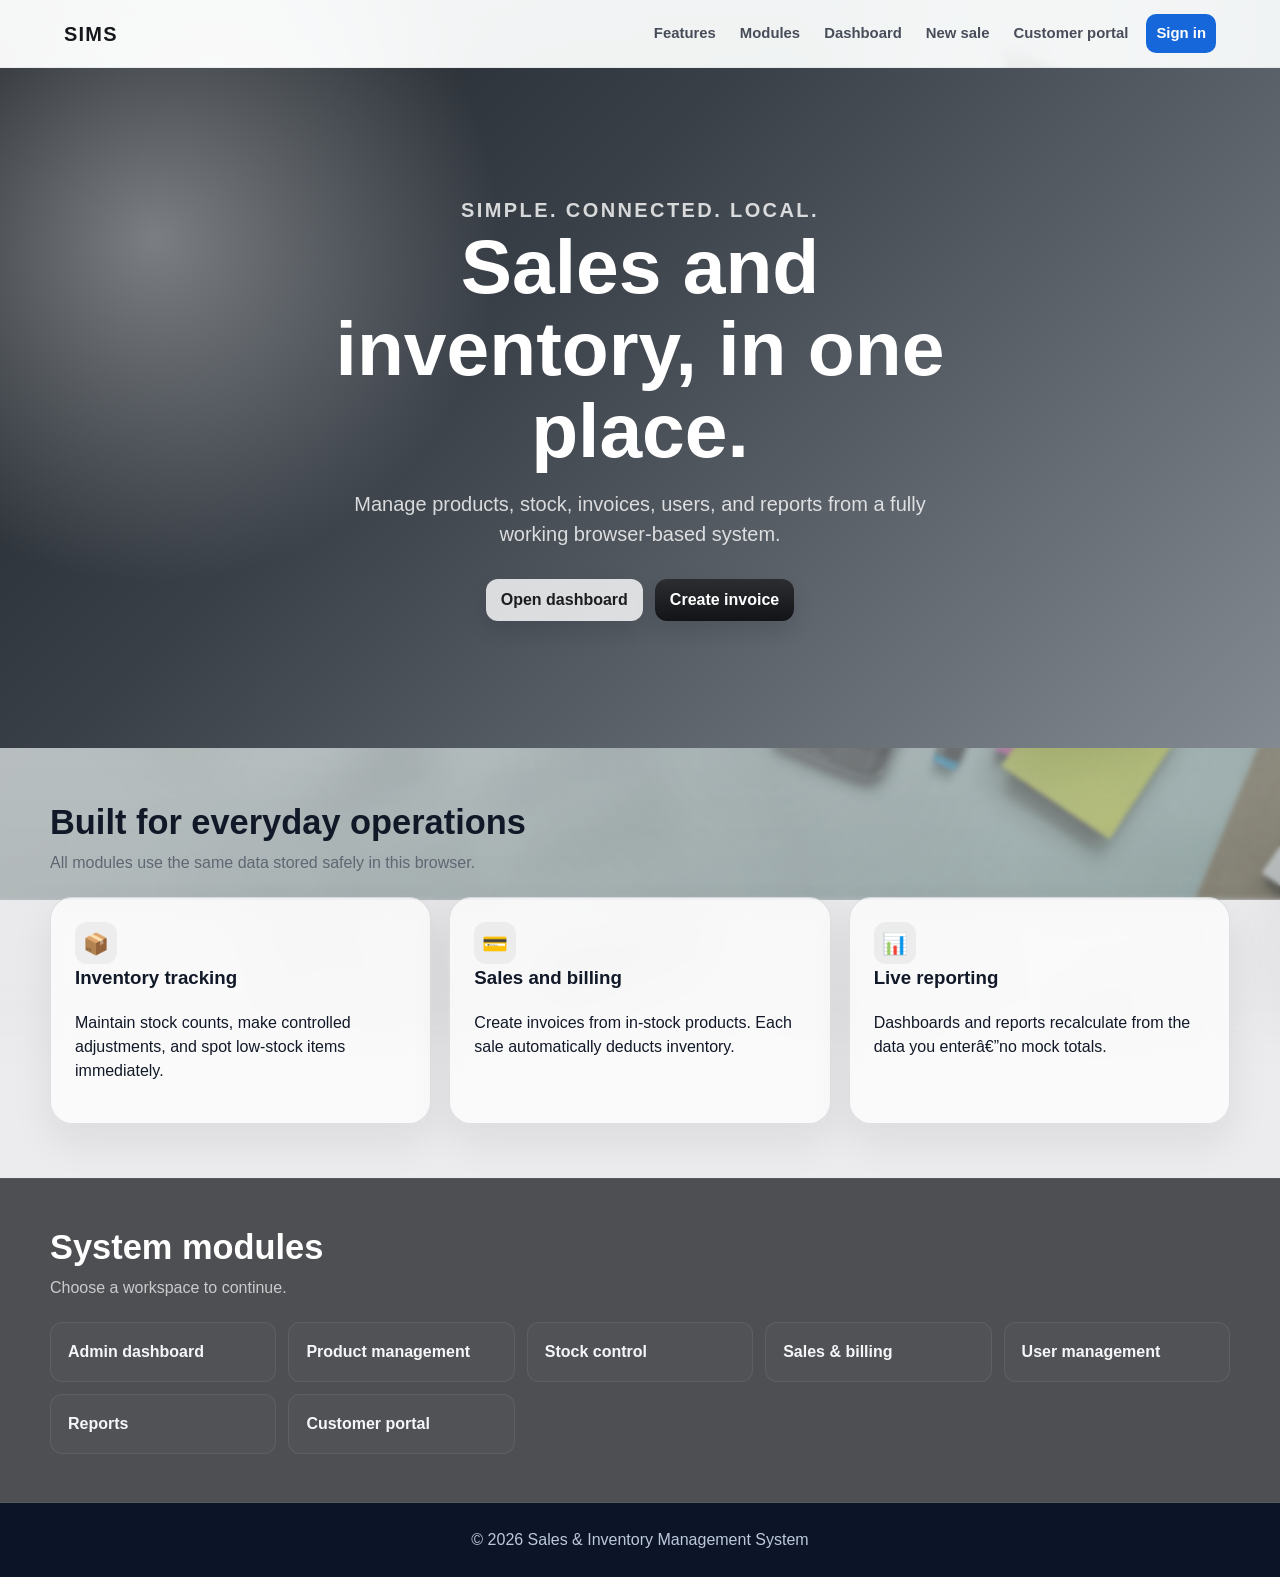
<file: Sale and managment/index.html>
<!doctype html>
<html lang="en">
<head>
  <meta charset="UTF-8">
  <meta name="viewport" content="width=device-width, initial-scale=1.0">
  <meta name="description" content="A browser-based sales and inventory management system.">
  <title>SIMS | Sales & Inventory</title>
  <link rel="stylesheet" href="style.css?v=20260809-apple-luxury">
  <script src="roles.js?v=20260809-scroll-animations" defer></script>
  <script src="auth.js?v=20260809-scroll-animations" defer></script>
  <script src="app.js?v=20260809-scroll-animations" defer></script>
</head>
<body data-page="home">
  <header class="navbar">
    <h1 class="logo">SIMS</h1>
    <nav aria-label="Primary navigation">
      <a href="#features">Features</a>
      <a href="#modules">Modules</a>
      <a href="admin-dashboard.html">Dashboard</a>
      <a href="sales-billing.html">New sale</a><a href="customer-portal.html">Customer portal</a>
    </nav>
  </header>
  <main>
    <section class="hero reveal">
      <div class="hero-content reveal" style="--reveal-delay: 80ms;">
        <p class="eyebrow">Simple. Connected. Local.</p>
        <h2>Sales and inventory, in one place.</h2>
        <p>Manage products, stock, invoices, users, and reports from a fully working browser-based system.</p>
        <div class="hero-actions">
          <a class="btn btn-light" href="admin-dashboard.html">Open dashboard</a>
          <a class="btn" href="sales-billing.html">Create invoice</a>
        </div>
      </div>
    </section>
    <section id="features" class="section reveal" style="--reveal-delay: 120ms;">
      <div class="section-head reveal" style="--reveal-delay: 160ms;"><div><h2>Built for everyday operations</h2><p class="section-intro">All modules use the same data stored safely in this browser.</p></div></div>
      <div class="cards reveal" style="--reveal-delay: 200ms;">
        <article class="card reveal" style="--reveal-delay: 220ms;"><span class="feature-icon" aria-hidden="true">&#128230;</span><h3>Inventory tracking</h3><p>Maintain stock counts, make controlled adjustments, and spot low-stock items immediately.</p></article>
        <article class="card reveal" style="--reveal-delay: 260ms;"><span class="feature-icon" aria-hidden="true">&#128179;</span><h3>Sales and billing</h3><p>Create invoices from in-stock products. Each sale automatically deducts inventory.</p></article>
        <article class="card reveal" style="--reveal-delay: 300ms;"><span class="feature-icon" aria-hidden="true">&#128202;</span><h3>Live reporting</h3><p>Dashboards and reports recalculate from the data you enterâ€”no mock totals.</p></article>
      </div>
    </section>
    <section id="modules" class="dark-band reveal" style="--reveal-delay: 180ms;">
      <div class="section reveal" style="--reveal-delay: 220ms;">
        <div class="section-head"><div><h2>System modules</h2><p class="section-intro">Choose a workspace to continue.</p></div></div>
        <ul class="module-list">
          <li><a class="module-link" href="admin-dashboard.html">Admin dashboard</a></li>
          <li><a class="module-link" href="product-management.html">Product management</a></li>
          <li><a class="module-link" href="stock-control.html">Stock control</a></li>
          <li><a class="module-link" href="sales-billing.html">Sales &amp; billing</a></li>
          <li><a class="module-link" href="user-management.html">User management</a></li>
          <li><a class="module-link" href="reports.html">Reports</a></li><li><a class="module-link" href="customer-portal.html">Customer portal</a></li>
        </ul>
      </div>
    </section>
  </main>
  <footer><p>&copy; 2026 Sales &amp; Inventory Management System</p></footer>
</body>
</html>
</file>
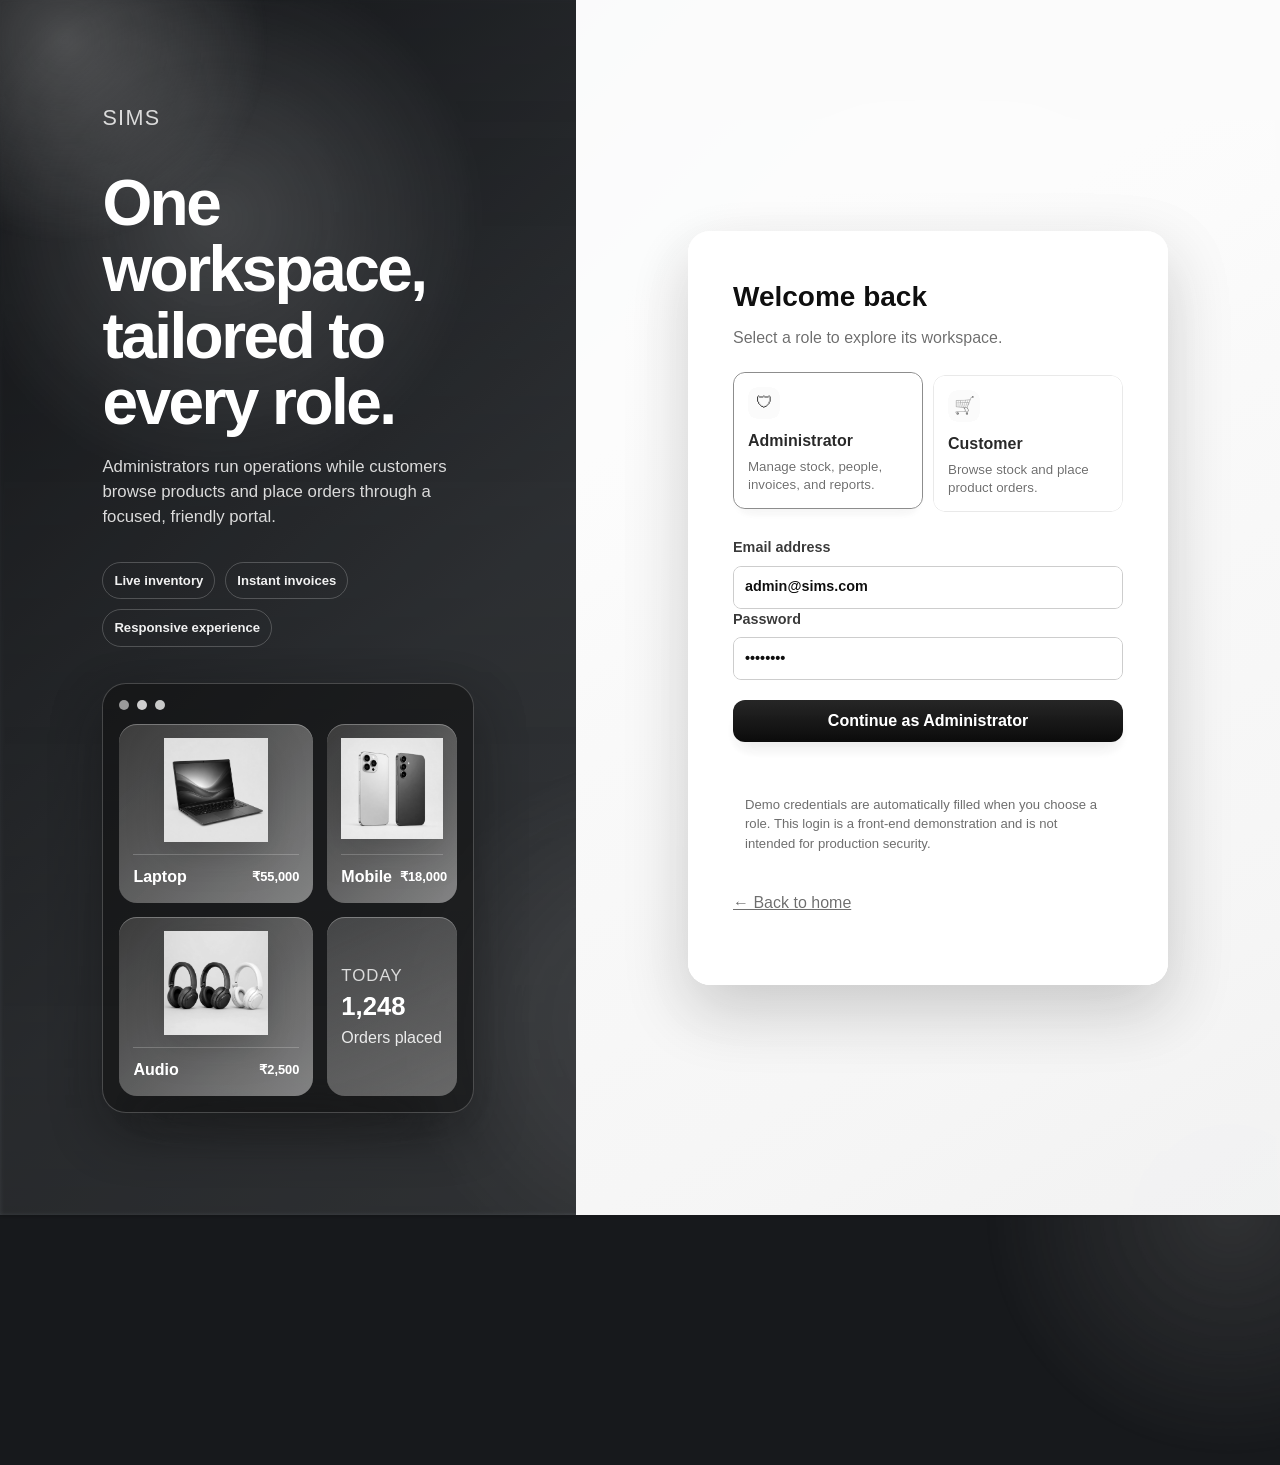
<file: Sale and managment/admin-dashboard.html>
<!doctype html>
<html lang="en">
<head>
  <meta charset="UTF-8">
  <meta name="viewport" content="width=device-width, initial-scale=1.0">
  <title>Admin Dashboard | SIMS</title>
    <link rel="stylesheet" href="style.css?v=20260809-apple-luxury">
    <script src="roles.js?v=20260809-admin-effects" defer></script>
    <script src="auth.js?v=20260809-admin-effects" defer></script>
    <script src="app.js?v=20260809-admin-effects" defer></script>
    <script src="app-refresh.js?v=20260809-admin-effects" defer></script>
</head>
<body data-page="dashboard" data-access="admin">
  <header class="navbar">
    <h1 class="logo">SIMS Dashboard</h1>
    <nav aria-label="Primary navigation"><a href="index.html">Home</a><a href="product-management.html">Products</a><a href="stock-control.html">Stock</a><a href="sales-billing.html">Sales</a><a href="reports.html">Reports</a></nav>
  </header>
  <main>
    <section class="section reveal">
      <div class="section-head reveal" style="--reveal-delay: 80ms;">
        <div><h2>Business overview</h2><p class="section-intro">Figures update automatically as you manage products and create invoices.</p></div>
        <div class="page-actions"><a class="btn" href="sales-billing.html">Create invoice</a><button id="reset-data" class="btn-secondary" type="button">Reset demo data</button></div>
      </div>
      <div class="cards reveal" style="--reveal-delay: 140ms;">
        <article class="card metric-card reveal" style="--reveal-delay: 180ms;"><h3>Total products</h3><p id="dashboard-products" class="big-number">0</p></article>
        <article class="card metric-card reveal" style="--reveal-delay: 220ms;"><h3>Today's sales</h3><p id="dashboard-sales" class="big-number">&#8377;0</p></article>
        <article class="card metric-card reveal" style="--reveal-delay: 260ms;"><h3>Low / out of stock</h3><p id="dashboard-low-stock" class="big-number">0</p></article>
        <article class="card metric-card reveal" style="--reveal-delay: 300ms;"><h3>Stock units on hand</h3><p id="dashboard-stock-units" class="big-number">0</p></article>
      </div>
    </section>
    <section class="dark-band reveal" style="--reveal-delay: 120ms;"><div class="section reveal" style="--reveal-delay: 160ms;"><div class="section-head"><div><h2>Recent activity</h2><p class="section-intro">The latest changes made in the system.</p></div></div><ul id="activity-list" class="activity-list"></ul></div></section>
    <section class="section reveal" style="--reveal-delay: 180ms;"><div class="section-head reveal" style="--reveal-delay: 220ms;"><div><h2>Sales over the last 7 days</h2><p class="section-intro">Daily invoice totals.</p></div></div><div class="card reveal" style="--reveal-delay: 260ms;"><div id="sales-overview" class="bar-chart"></div></div></section>
    <section class="section reveal" style="--reveal-delay: 240ms;"><div class="section-head reveal" style="--reveal-delay: 280ms;"><div><h2>Current stock by product</h2><p class="section-intro">Products marked amber or red need attention.</p></div></div><div class="card reveal" style="--reveal-delay: 320ms;"><div id="stock-overview" class="bar-chart"></div></div></section>
  </main>
  <footer><p>&copy; 2026 Sales &amp; Inventory Management System</p></footer>
</body>
</html>
</file>
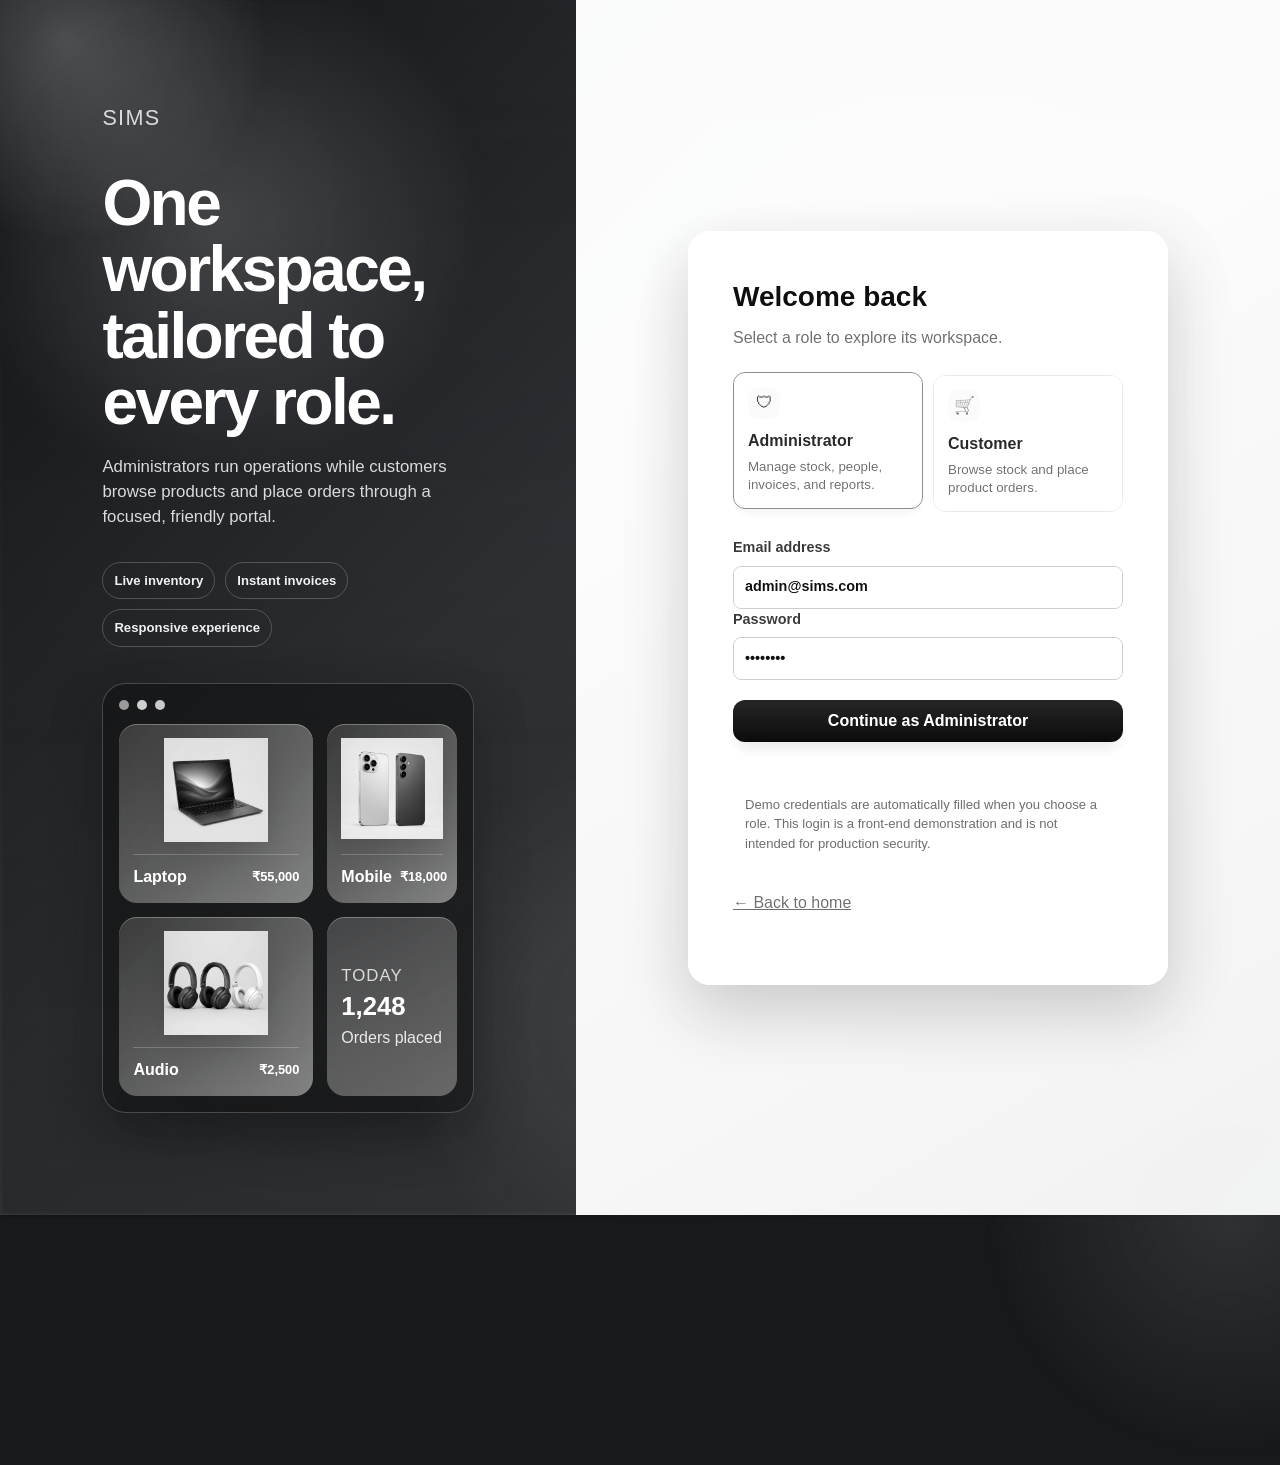
<file: Sale and managment/customer-portal.html>
<!doctype html>
<html lang="en">
<head>
  <meta charset="UTF-8">
  <meta name="viewport" content="width=device-width, initial-scale=1.0">
  <meta name="description" content="Customer shopping portal for SIMS.">
  <title>Customer Portal | SIMS</title>
  <link rel="stylesheet" href="style.css?v=20260809-apple-luxury">
  <script src="roles.js?v=20260809-customer-images" defer></script>
  <script src="auth.js?v=20260809-customer-images" defer></script>
  <script src="customer.js?v=20260809-customer-images" defer></script>
</head>
<body data-access="customer">
  <header class="navbar"><h1 class="logo">SIMS Store</h1><nav aria-label="Primary navigation"><a href="index.html">Home</a><a href="#catalog">Products</a><a href="#order">Place order</a><a href="#orders">My orders</a></nav></header>
  <main>
    <section class="customer-hero reveal" style="--reveal-delay: 60ms;"><div class="section"><p class="eyebrow" style="color:#1667d9">Customer portal</p><h2>Shop with confidence.</h2><p>See what is currently available, place your order, and let the system keep inventory accurate automatically.</p></div></section>
    <section id="catalog" class="section reveal" style="--reveal-delay: 140ms;"><div class="section-head reveal" style="--reveal-delay: 180ms;"><div><h2>Available products</h2><p class="section-intro">Stock status is live and updates after every order.</p></div></div><div id="customer-products" class="customer-product-grid reveal" style="--reveal-delay: 220ms;"></div></section>
    <section id="order" class="dark-band reveal" style="--reveal-delay: 200ms;"><div class="section reveal" style="--reveal-delay: 240ms;"><div class="section-head"><div><h2>Place an order</h2><p class="section-intro">Choose a product and quantity to create your order.</p></div></div><div class="card form-card reveal" style="--reveal-delay: 280ms;"><form id="customer-form"><div class="form-grid"><label class="form-field full"><span>Product</span><select id="customer-product" required></select></label><label class="form-field"><span>Quantity</span><input id="customer-quantity" type="number" min="1" step="1" required></label></div><div class="form-actions"><button class="btn-primary" type="submit">Place order</button></div><p id="customer-message" class="muted" role="status"></p></form></div></div></section>
    <section id="orders" class="section reveal" style="--reveal-delay: 240ms;"><div class="section-head reveal" style="--reveal-delay: 280ms;"><div><h2>My recent orders</h2><p class="section-intro">Orders placed from this customer account.</p></div></div><div class="table-wrap reveal" style="--reveal-delay: 320ms;"><table class="table"><thead><tr><th>Order ID</th><th>Product</th><th>Quantity</th><th>Total</th></tr></thead><tbody id="customer-orders"></tbody></table></div></section>
  </main>
  <footer><p>&copy; 2026 Sales &amp; Inventory Management System</p></footer>
</body>
</html>
</file>
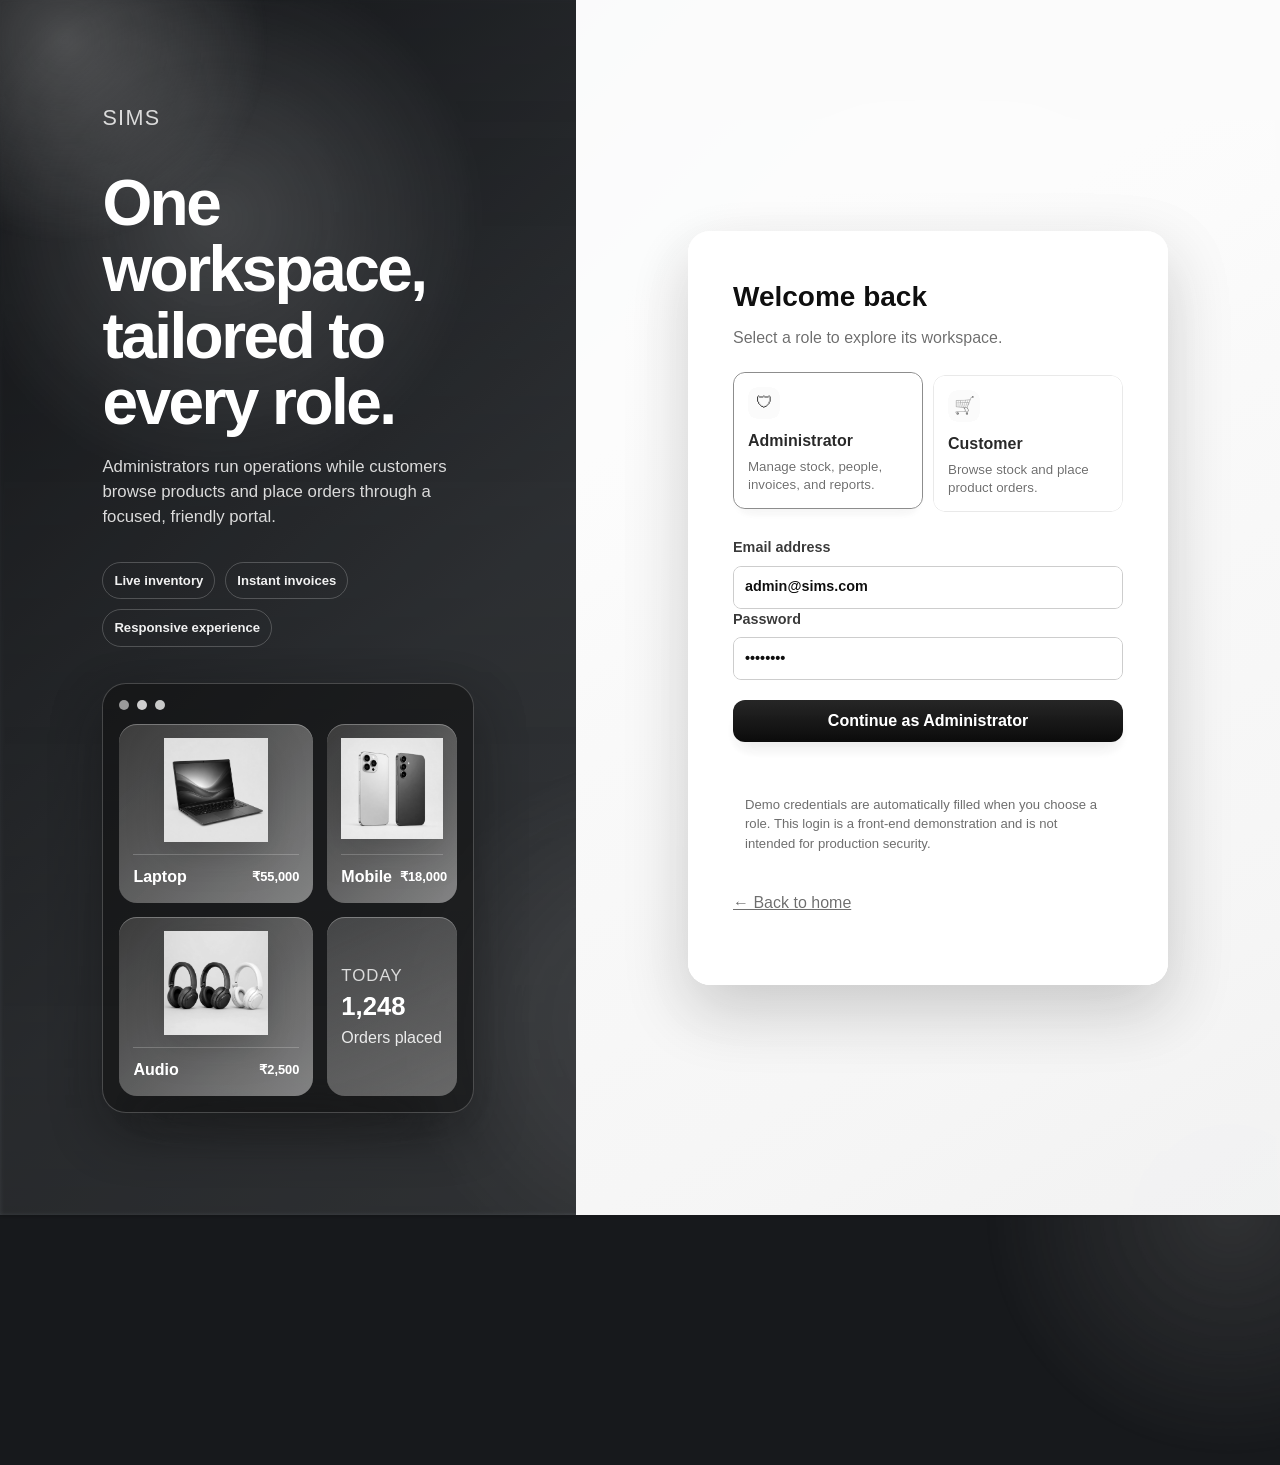
<file: Sale and managment/daily-sales-report.html>
<!doctype html>
<html lang="en">
<head>
  <meta charset="UTF-8">
  <meta name="viewport" content="width=device-width, initial-scale=1.0">
  <title>Daily Sales Report | SIMS</title>
  <link rel="stylesheet" href="style.css?v=20260809-apple-luxury">
  <script src="roles.js" defer></script>
  <script src="auth.js" defer></script>
  <script src="app.js" defer></script>
</head>
<body data-page="dailyReport" data-access="admin">
  <header class="navbar"><h1 class="logo">Daily Sales Report</h1><nav aria-label="Primary navigation"><a href="index.html">Home</a><a href="admin-dashboard.html">Dashboard</a><a href="sales-billing.html">New sale</a><a href="reports.html">All reports</a></nav></header>
  <main>
    <section class="section"><div class="section-head"><div><h2>Today's sales</h2><p class="section-intro">All invoices recorded today.</p></div></div><div class="cards">
      <article class="card metric-card"><h3>Total orders</h3><p id="daily-orders" class="big-number">0</p></article>
      <article class="card metric-card"><h3>Total revenue</h3><p id="daily-revenue" class="big-number">&#8377;0</p></article>
      <article class="card metric-card"><h3>Top-selling product</h3><p id="daily-top-product" class="big-number">â€”</p></article>
    </div></section>
    <section class="section"><div class="section-head"><div><h2>Order details</h2></div></div><div class="table-wrap"><table class="table"><thead><tr><th>Invoice ID</th><th>Product</th><th>Quantity</th><th>Total</th><th>Created</th></tr></thead><tbody id="daily-sales-body"></tbody></table></div></section>
    <section class="section"><div class="section-head"><div><h2>Hourly sales trend</h2></div></div><div class="card"><div id="hourly-sales-chart" class="bar-chart"></div></div></section>
    <section class="section"><div class="section-head"><div><h2>Products sold today</h2></div></div><div class="card"><div id="product-sales-chart" class="bar-chart"></div></div></section>
  </main><footer><p>&copy; 2026 Sales &amp; Inventory Management System</p></footer>
</body>
</html>
</file>
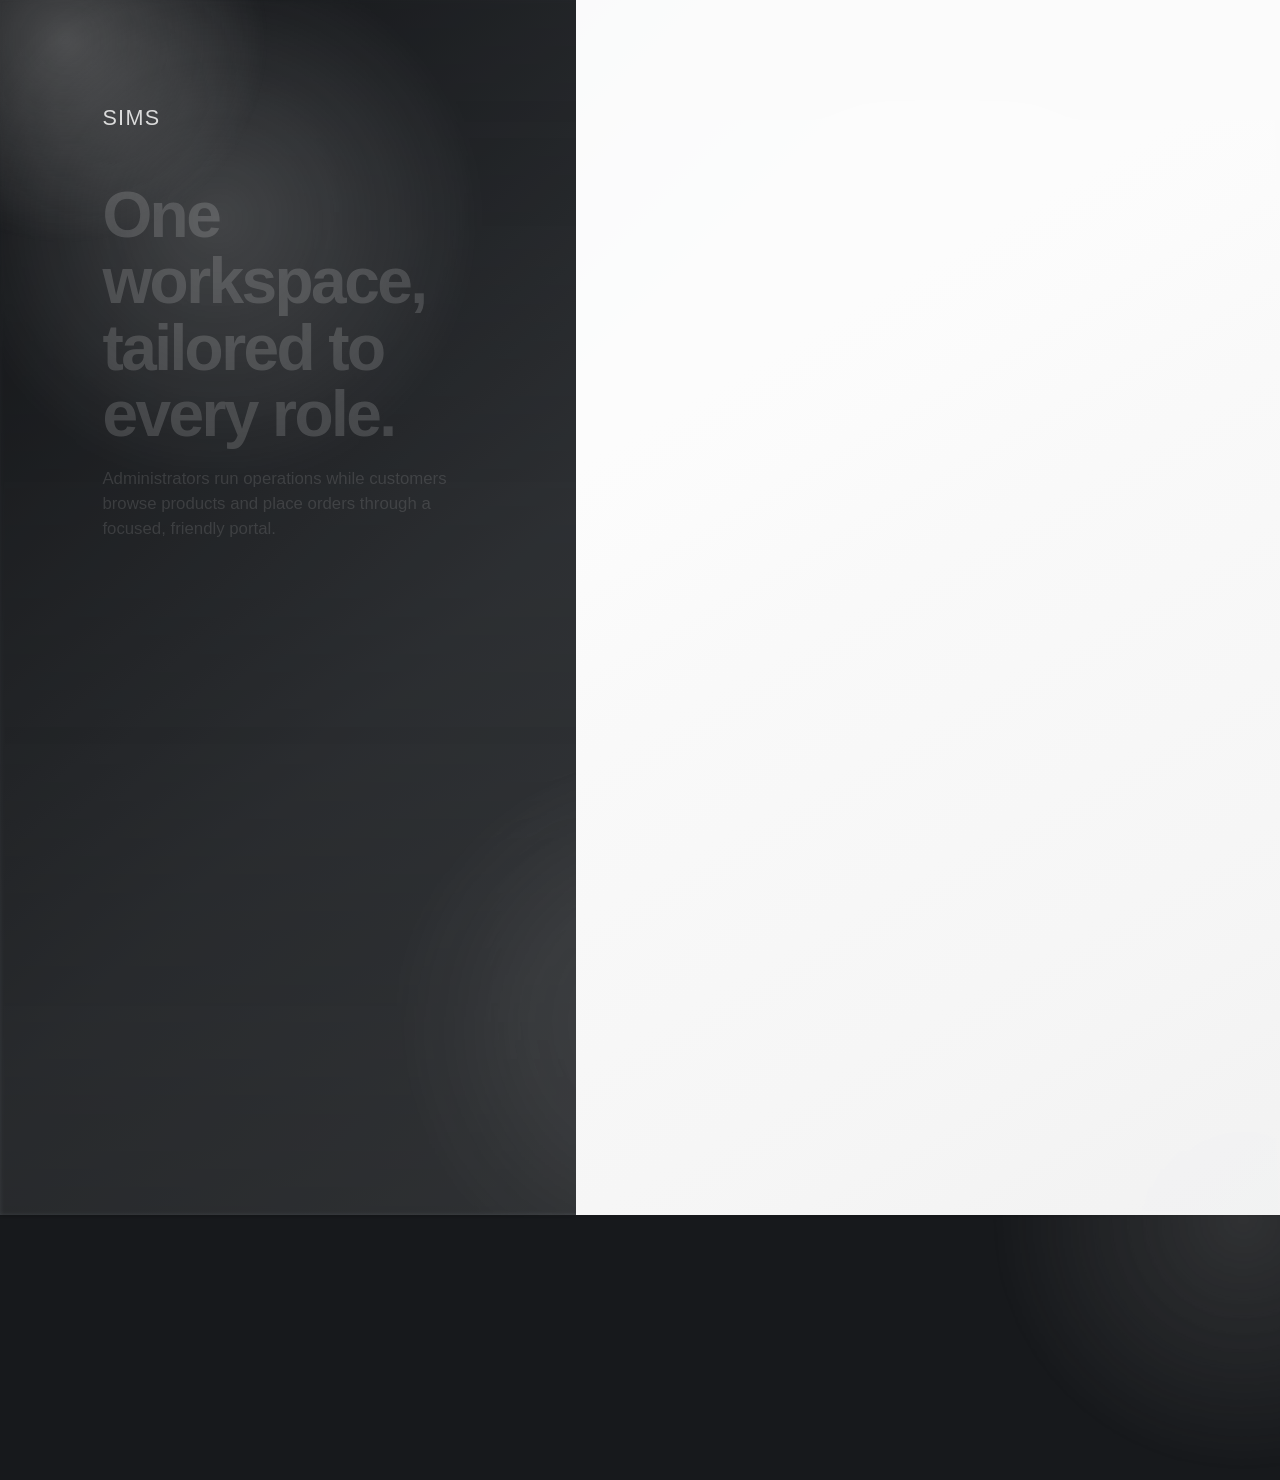
<file: Sale and managment/dashboard.html>
<!doctype html>
<html lang="en">
<head>
  <meta charset="UTF-8">
  <meta name="viewport" content="width=device-width, initial-scale=1.0">
  <meta http-equiv="refresh" content="0; url=admin-dashboard.html">
  <title>Redirecting to SIMS Dashboard</title>
  <link rel="stylesheet" href="style.css?v=20260809-apple-luxury">
</head>
<body>
  <main class="section"><div class="card"><h1>Opening dashboard…</h1><p>If you are not redirected, <a href="admin-dashboard.html">open the dashboard</a>.</p></div></main>
</body>
</html>
</file>
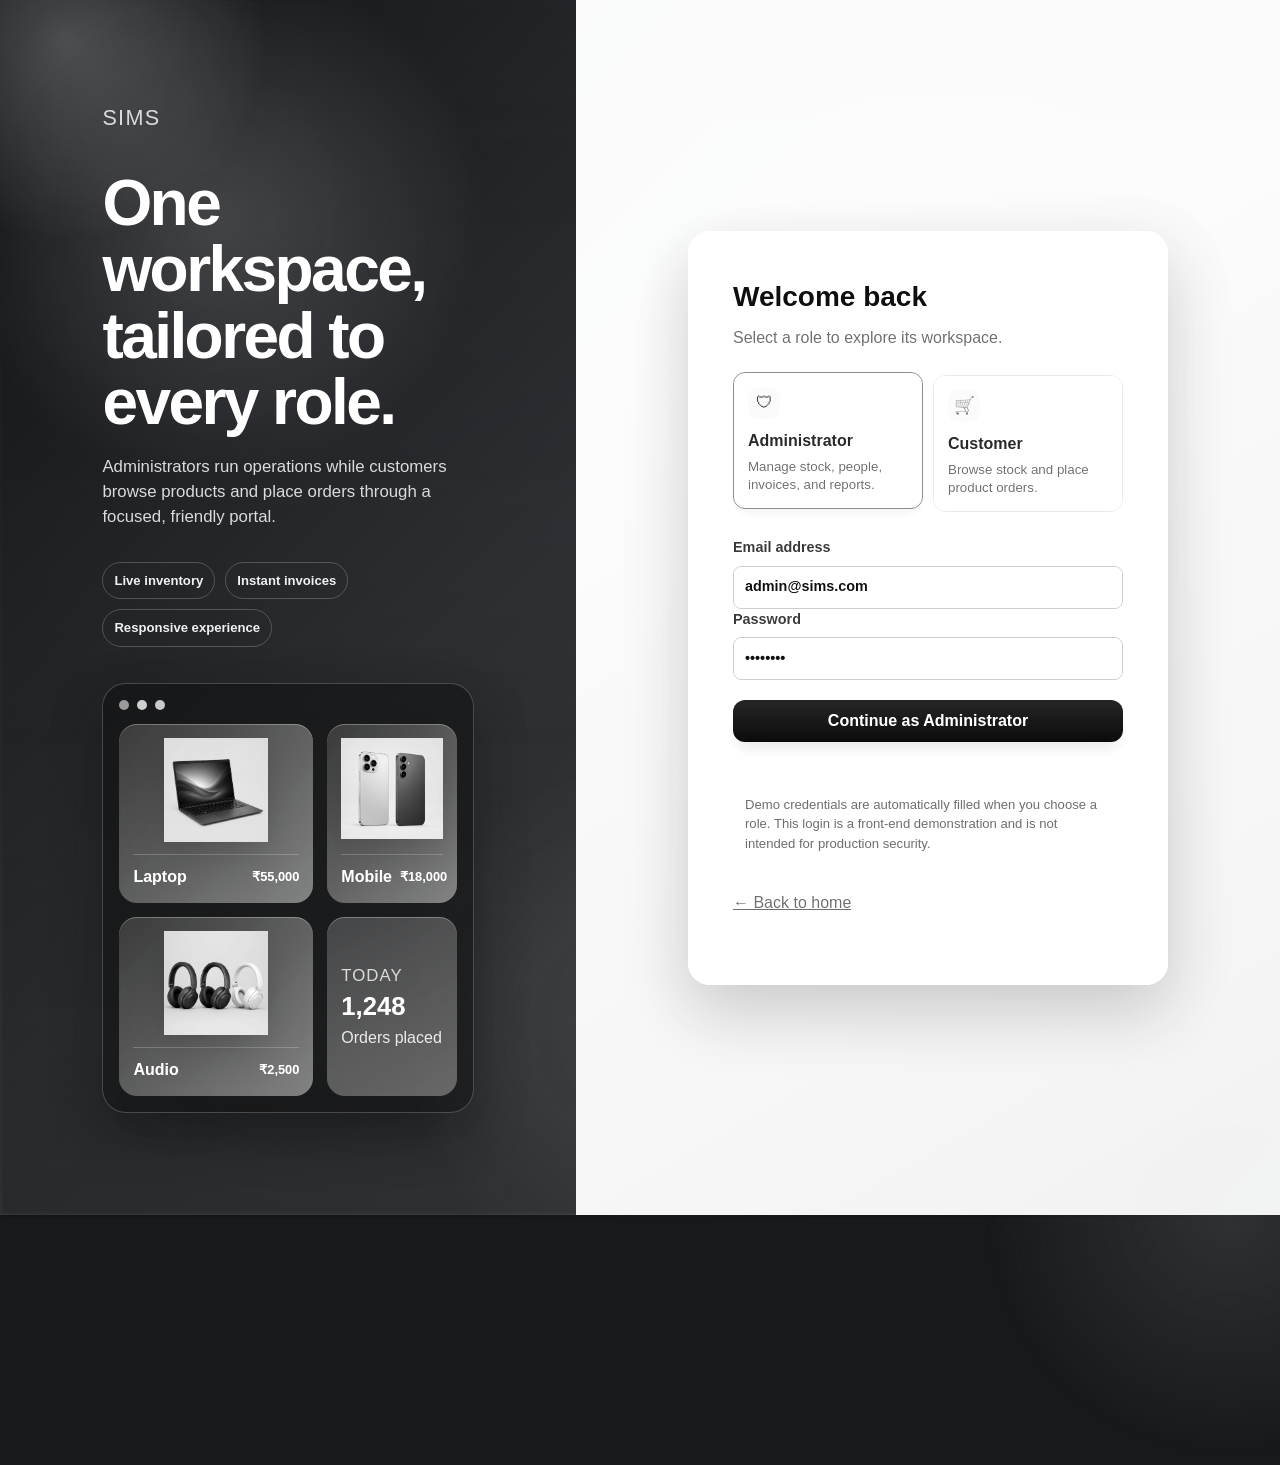
<file: Sale and managment/inventory-report.html>
<!doctype html>
<html lang="en">
<head>
  <meta charset="UTF-8">
  <meta name="viewport" content="width=device-width, initial-scale=1.0">
  <title>Inventory Report | SIMS</title>
  <link rel="stylesheet" href="style.css?v=20260809-apple-luxury">
  <script src="roles.js" defer></script>
  <script src="auth.js" defer></script>
  <script src="app.js" defer></script>
</head>
<body data-page="inventoryReport" data-access="admin">
  <header class="navbar"><h1 class="logo">Inventory Report</h1><nav aria-label="Primary navigation"><a href="index.html">Home</a><a href="admin-dashboard.html">Dashboard</a><a href="stock-control.html">Stock control</a><a href="reports.html">All reports</a></nav></header>
  <main>
    <section class="section"><div class="section-head"><div><h2>Inventory summary</h2><p class="section-intro">A real-time summary of the current product catalog.</p></div></div><div class="cards">
      <article class="card metric-card"><h3>Total products</h3><p id="inventory-products" class="big-number">0</p></article>
      <article class="card metric-card"><h3>Low-stock items</h3><p id="inventory-low" class="big-number">0</p></article>
      <article class="card metric-card"><h3>Out-of-stock items</h3><p id="inventory-out" class="big-number">0</p></article>
    </div></section>
    <section class="section"><div class="section-head"><div><h2>Product inventory</h2></div></div><div class="table-wrap"><table class="table"><thead><tr><th>Product</th><th>Category</th><th>Stock</th><th>Status</th></tr></thead><tbody id="inventory-report-body"></tbody></table></div></section>
  </main><footer><p>&copy; 2026 Sales &amp; Inventory Management System</p></footer>
</body>
</html>
</file>
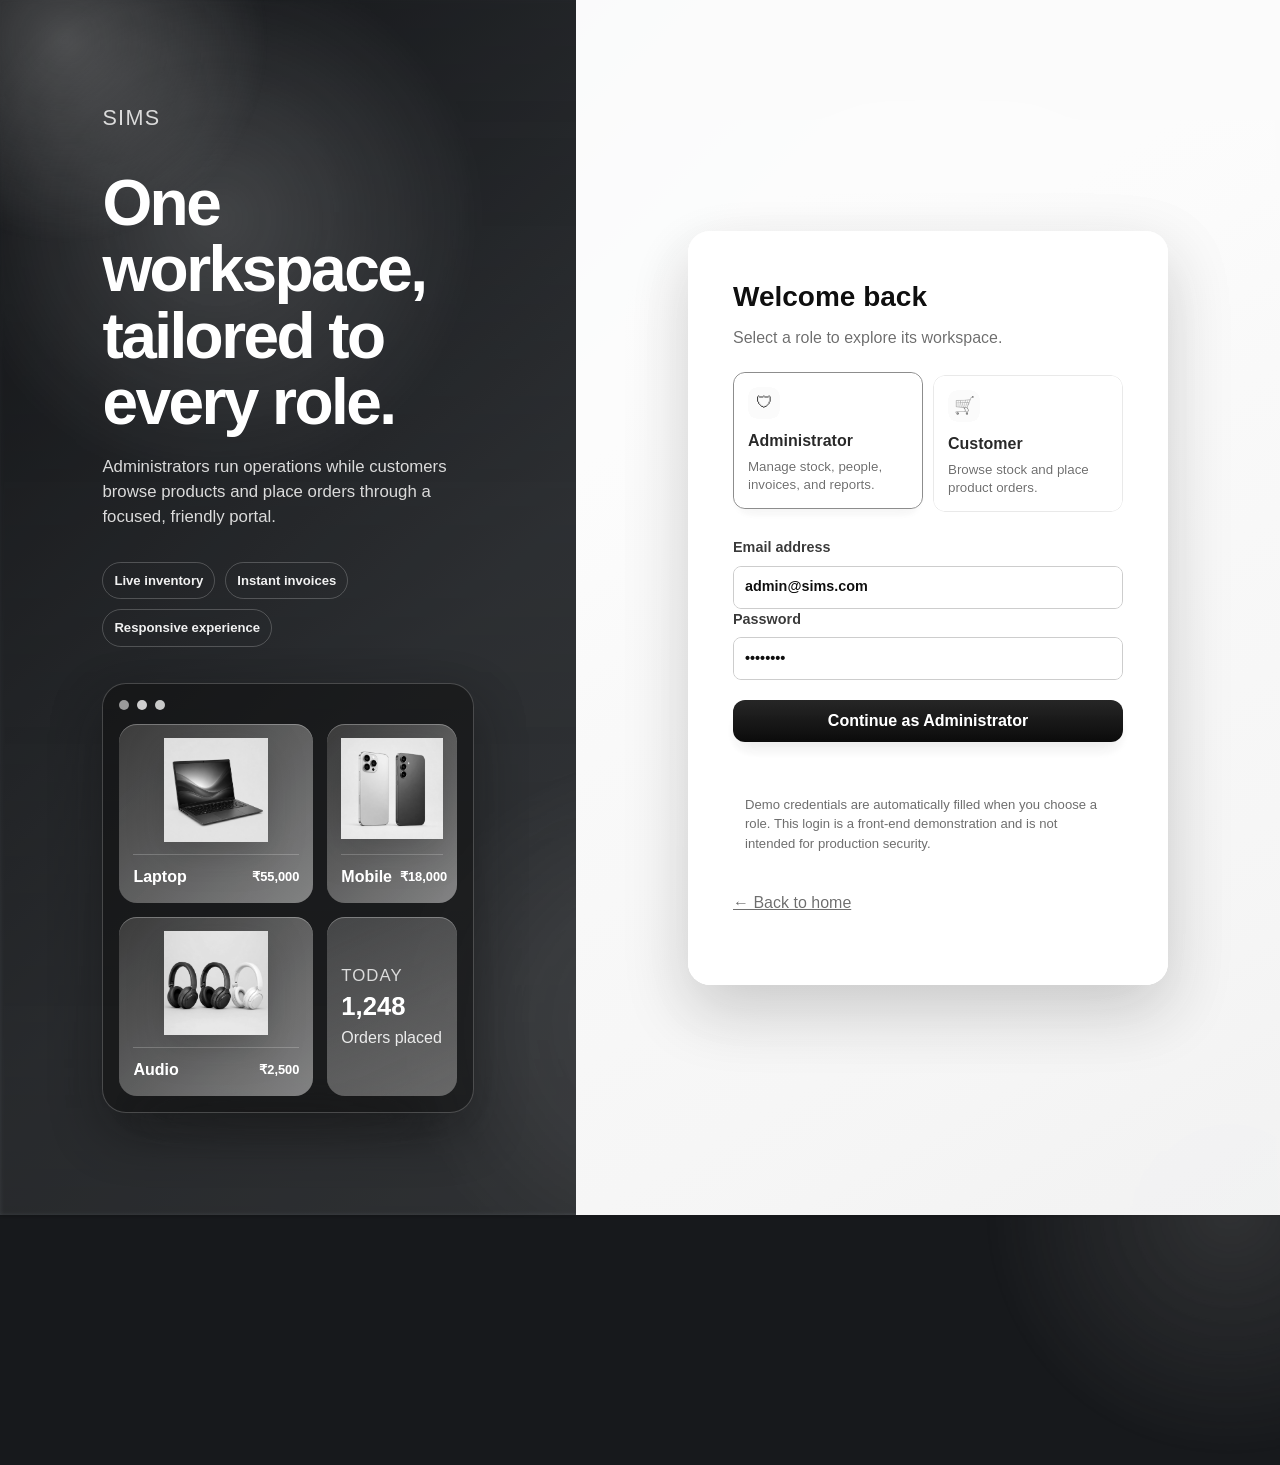
<file: Sale and managment/login.html>
<!doctype html>
<html lang="en">
<head>
  <meta charset="UTF-8">
  <meta name="viewport" content="width=device-width, initial-scale=1.0">
  <meta name="description" content="Sign in to Sales and Inventory Management System.">
  <title>Sign in | SIMS</title>
  <link rel="stylesheet" href="style.css?v=20260809-apple-luxury">
  <link rel="stylesheet" href="auth.css?v=20260809-apple-luxury">
  <script src="roles.js?v=20260809-login-refresh" defer></script>
  <script src="login.js?v=20260809-login-refresh" defer></script>
</head>
<body class="login-page">
  <main class="login-layout">
    <section class="login-intro">
      <p class="logo">SIMS</p>
      <div class="intro-copy">
        <h1>One workspace, tailored to every role.</h1>
        <p>Administrators run operations while customers browse products and place orders through a focused, friendly portal.</p>
      </div>
      <div class="login-badges"><span>Live inventory</span><span>Instant invoices</span><span>Responsive experience</span></div>

      <div class="customer-showcase" aria-label="Customer shopping preview">
        <div class="showcase-window">
          <div class="showcase-header">
            <span class="window-dot dot-one"></span>
            <span class="window-dot dot-two"></span>
            <span class="window-dot dot-three"></span>
          </div>

          <div class="showcase-grid">
            <article class="mini-product product-feature">
              <img src="assets/laptops.png" alt="Laptop product preview">
              <div class="mini-meta">
                <strong>Laptop</strong>
                <span>₹55,000</span>
              </div>
            </article>

            <article class="mini-product product-compact">
              <img src="assets/mobiles.png" alt="Mobile product preview">
              <div class="mini-meta">
                <strong>Mobile</strong>
                <span>₹18,000</span>
              </div>
            </article>

            <article class="mini-product product-compact">
              <img src="assets/headphones.png" alt="Headphones product preview">
              <div class="mini-meta">
                <strong>Audio</strong>
                <span>₹2,500</span>
              </div>
            </article>

            <article class="mini-product product-card">
              <p class="mini-label">Today</p>
              <strong>1,248</strong>
              <span>Orders placed</span>
            </article>
          </div>
        </div>
      </div>
    </section>
    <section class="login-panel" aria-label="Sign in">
      <div class="login-card">
        <h2>Welcome back</h2>
        <p>Select a role to explore its workspace.</p>
        <div class="role-switcher" aria-label="Available roles">
          <button class="role-option" type="button" data-role="admin"><span class="role-icon" aria-hidden="true">&#128737;</span><strong>Administrator</strong><small>Manage stock, people, invoices, and reports.</small></button>
          <button class="role-option" type="button" data-role="customer"><span class="role-icon" aria-hidden="true">&#128722;</span><strong>Customer</strong><small>Browse stock and place product orders.</small></button>
        </div>
        <form id="login-form">
          <label class="form-field"><span>Email address</span><input id="login-email" type="email" autocomplete="email" required></label>
          <label class="form-field"><span>Password</span><input id="login-password" type="password" autocomplete="current-password" required></label>
          <button id="login-submit" class="btn-primary" type="submit" style="width:100%; margin-top:20px">Continue</button>
          <p id="login-error" class="login-error" role="alert"></p>
        </form>
        <p class="demo-note">Demo credentials are automatically filled when you choose a role. This login is a front-end demonstration and is not intended for production security.</p>
        <p class="muted"><a href="index.html">&larr; Back to home</a></p>
      </div>
    </section>
  </main>
</body>
</html>
</file>
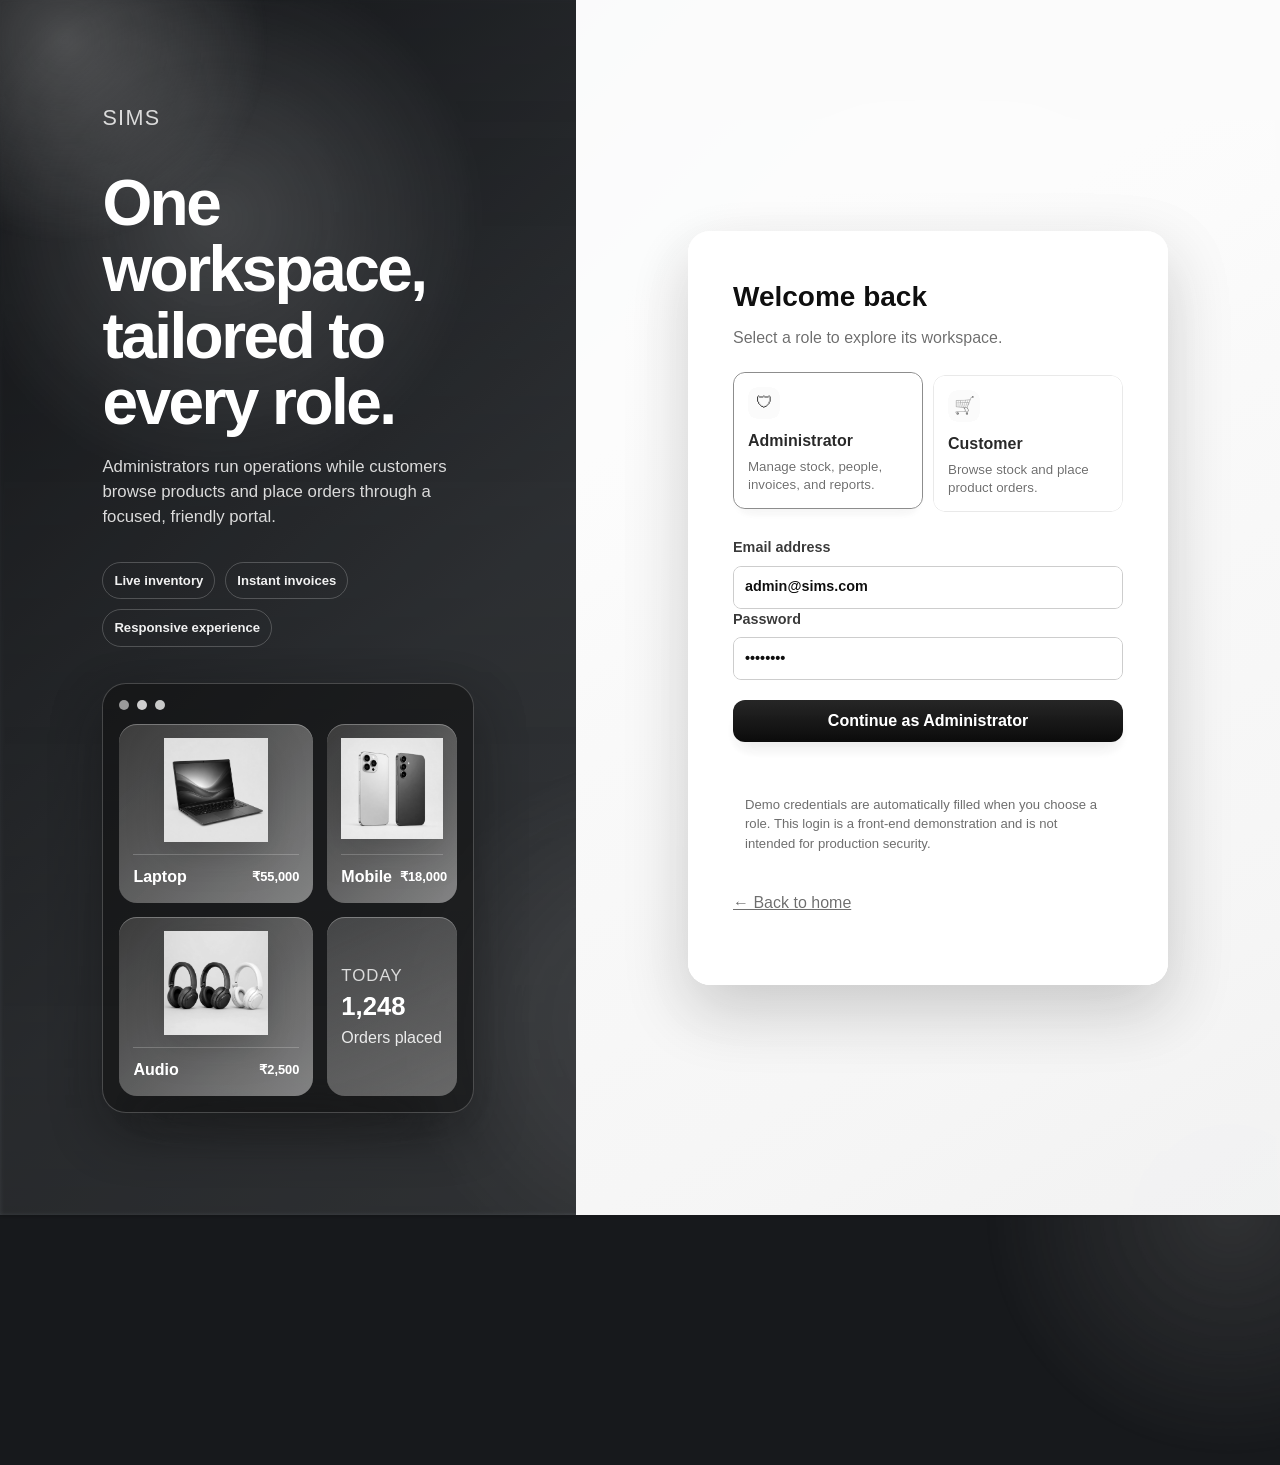
<file: Sale and managment/monthly-sales-report.html>
<!doctype html>
<html lang="en">
<head>
  <meta charset="UTF-8">
  <meta name="viewport" content="width=device-width, initial-scale=1.0">
  <title>Monthly Sales Report | SIMS</title>
  <link rel="stylesheet" href="style.css?v=20260809-apple-luxury">
  <script src="roles.js" defer></script>
  <script src="auth.js" defer></script>
  <script src="app.js" defer></script>
</head>
<body data-page="monthlyReport" data-access="admin">
  <header class="navbar"><h1 class="logo">Monthly Sales Report</h1><nav aria-label="Primary navigation"><a href="index.html">Home</a><a href="admin-dashboard.html">Dashboard</a><a href="sales-billing.html">New sale</a><a href="reports.html">All reports</a></nav></header>
  <main>
    <section class="section"><div class="section-head"><div><h2>Current-month summary</h2><p class="section-intro">Figures update from invoices recorded this month.</p></div></div><div class="cards">
      <article class="card metric-card"><h3>Total orders</h3><p id="monthly-orders" class="big-number">0</p></article>
      <article class="card metric-card"><h3>Total revenue</h3><p id="monthly-revenue" class="big-number">&#8377;0</p></article>
      <article class="card metric-card"><h3>Top-selling product</h3><p id="monthly-top-product" class="big-number">â€”</p></article>
    </div></section>
    <section class="section"><div class="section-head"><div><h2>Month-by-month breakdown</h2><p class="section-intro">Latest six months.</p></div></div><div class="table-wrap"><table class="table"><thead><tr><th>Month</th><th>Orders</th><th>Revenue</th></tr></thead><tbody id="monthly-sales-body"></tbody></table></div></section>
    <section class="section"><div class="section-head"><div><h2>Monthly revenue</h2></div></div><div class="card"><div id="monthly-revenue-chart" class="bar-chart"></div></div></section>
    <section class="section"><div class="section-head"><div><h2>Monthly orders</h2></div></div><div class="card"><div id="monthly-order-chart" class="bar-chart"></div></div></section>
  </main><footer><p>&copy; 2026 Sales &amp; Inventory Management System</p></footer>
</body>
</html>
</file>
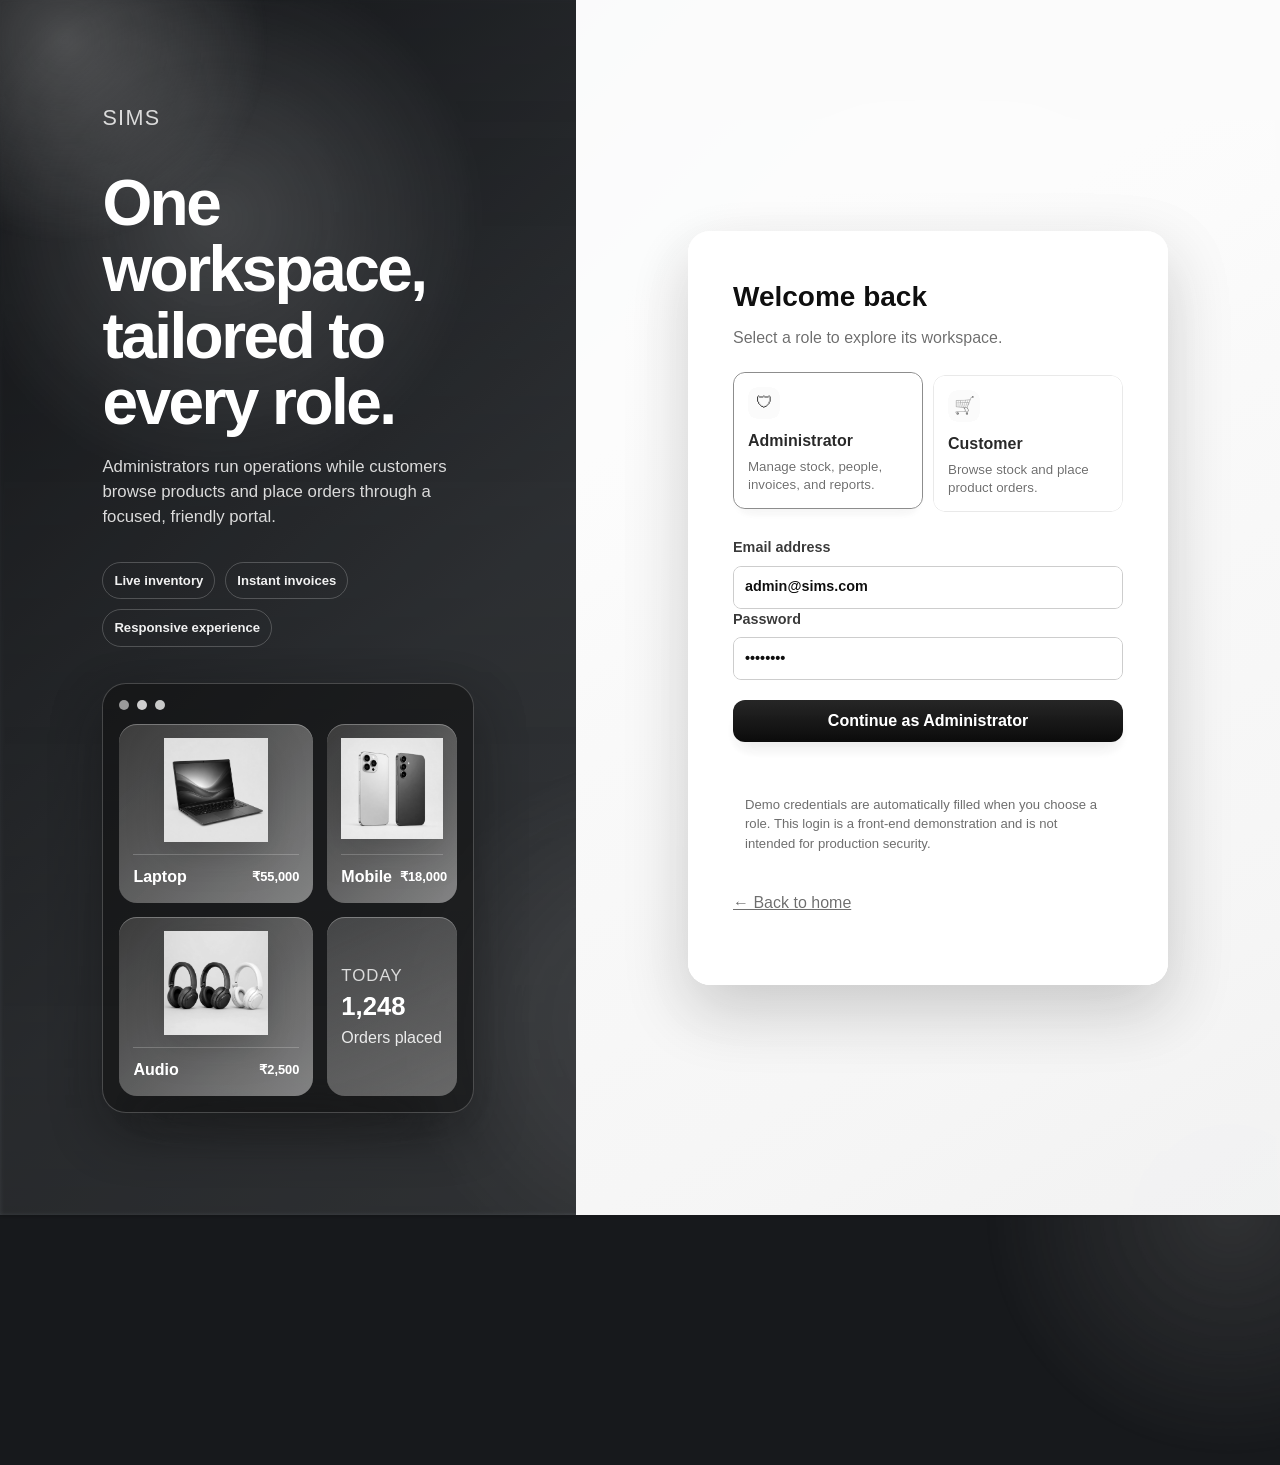
<file: Sale and managment/product-management.html>
<!doctype html>
<html lang="en">
<head>
  <meta charset="UTF-8">
  <meta name="viewport" content="width=device-width, initial-scale=1.0">
  <title>Product Management | SIMS</title>
  <link rel="stylesheet" href="style.css?v=20260809-apple-luxury">
  <script src="roles.js" defer></script>
  <script src="auth.js" defer></script>
  <script src="app.js" defer></script>
  <script src="app-refresh.js" defer></script>
</head>
<body data-page="products" data-access="admin">
  <header class="navbar"><h1 class="logo">Product Management</h1><nav aria-label="Primary navigation"><a href="index.html">Home</a><a href="admin-dashboard.html">Dashboard</a><a href="stock-control.html">Stock</a><a href="sales-billing.html">Sales</a><a href="reports.html">Reports</a></nav></header>
  <main>
    <section class="section reveal" style="--reveal-delay: 60ms;">
      <div class="section-head reveal" style="--reveal-delay: 100ms;"><div><h2>Product catalog</h2><p class="section-intro">Add, update, or remove the products available for sale.</p></div><button id="add-product" class="btn-primary" type="button">Add product</button></div>
      <div class="cards reveal" style="--reveal-delay: 140ms;">
        <article class="card metric-card reveal" style="--reveal-delay: 180ms;"><h3>Total products</h3><p id="product-total" class="big-number">0</p></article>
        <article class="card metric-card reveal" style="--reveal-delay: 220ms;"><h3>Categories</h3><p id="product-categories" class="big-number">0</p></article>
        <article class="card metric-card reveal" style="--reveal-delay: 260ms;"><h3>Out of stock</h3><p id="product-out" class="big-number">0</p></article>
      </div>
    </section>
    <section class="section reveal" style="--reveal-delay: 200ms;"><div class="table-wrap reveal" style="--reveal-delay: 240ms;"><table class="table"><thead><tr><th>Product</th><th>Category</th><th>Unit price</th><th>Stock</th><th>Status</th><th>Actions</th></tr></thead><tbody id="products-body"></tbody></table></div></section>
  </main>
  <div id="product-modal" class="modal" role="dialog" aria-modal="true" aria-labelledby="product-modal-title" hidden>
    <div class="modal-box"><h3 id="product-modal-title">Add product</h3><form id="product-form"><input id="product-id" name="id" type="hidden"><div class="form-grid">
      <label class="form-field"><span>Product name</span><input id="product-name" name="name" required maxlength="80" autocomplete="off"></label>
      <label class="form-field"><span>Category</span><input id="product-category" name="category" required maxlength="60" autocomplete="off"></label>
      <label class="form-field"><span>Unit price (&#8377;)</span><input id="product-price" name="price" type="number" min="0" step="1" required></label>
      <label class="form-field"><span>Opening / current stock</span><input id="product-stock" name="stock" type="number" min="0" step="1" required></label>
    </div><div class="form-actions"><button class="btn-secondary" data-close-modal type="button">Cancel</button><button class="btn-primary" type="submit">Save product</button></div></form></div>
  </div>
  <footer><p>&copy; 2026 Sales &amp; Inventory Management System</p></footer>
</body>
</html>
</file>
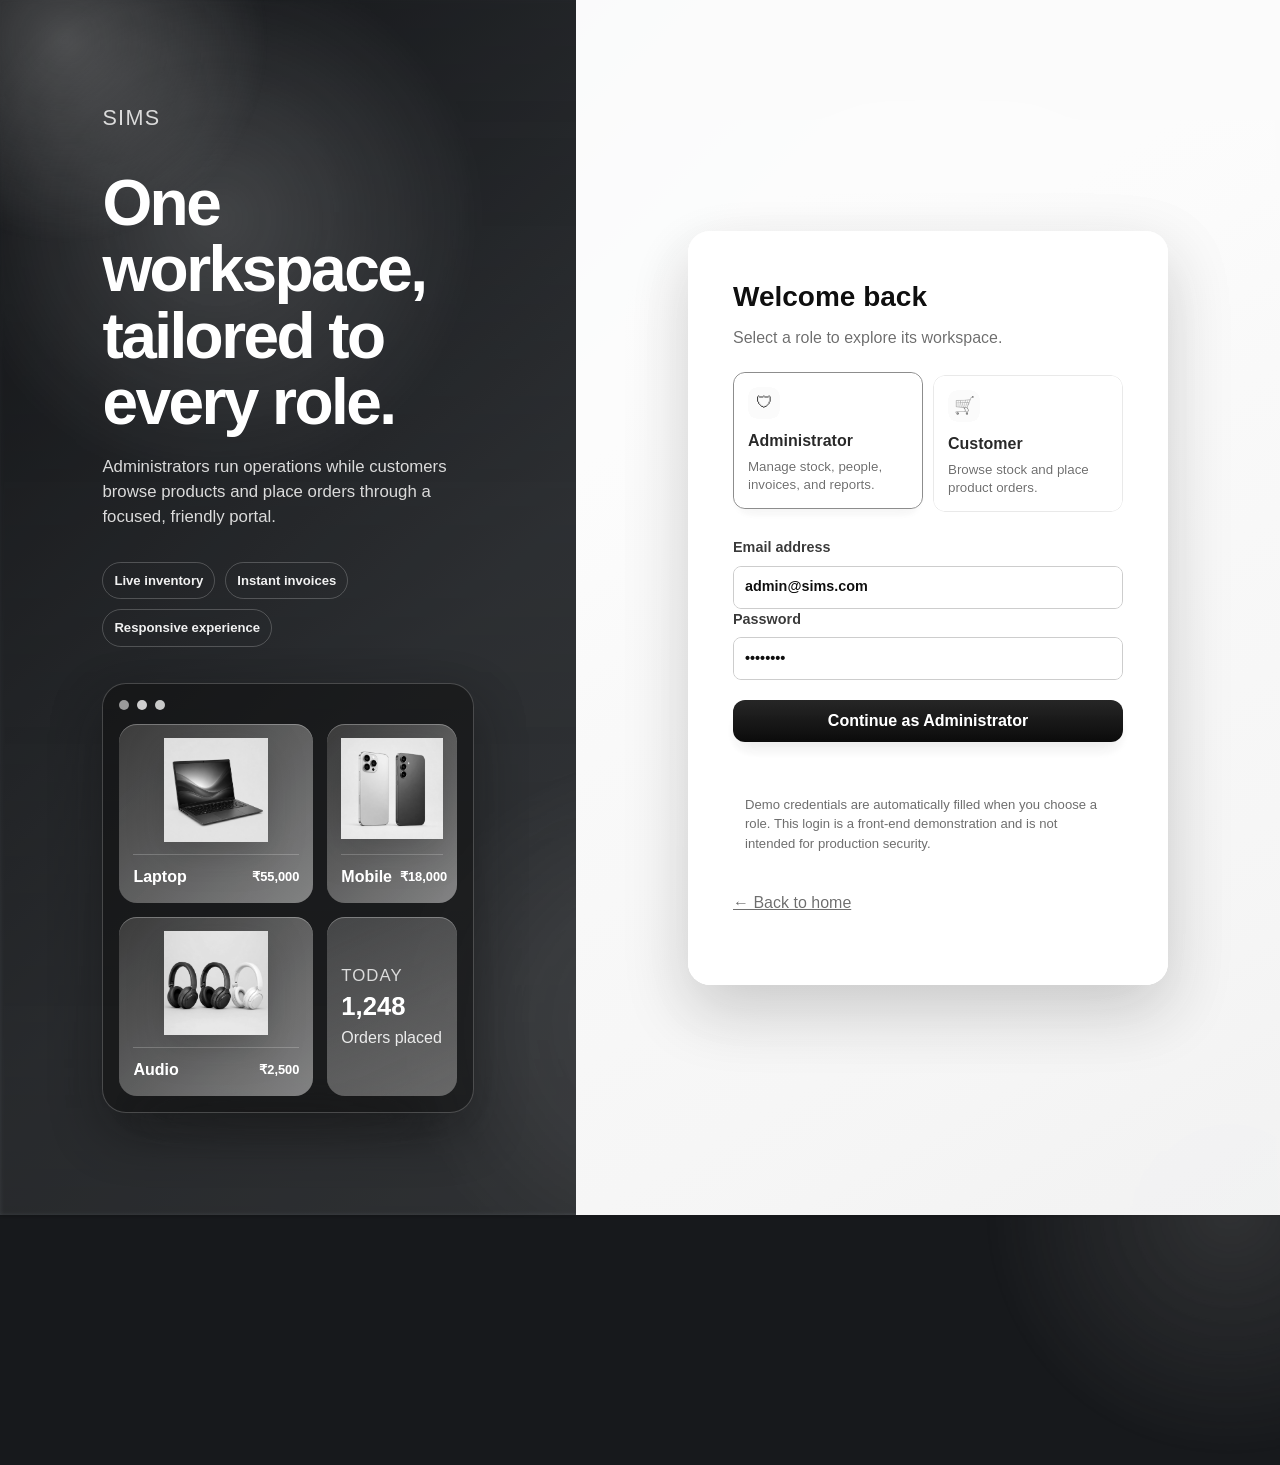
<file: Sale and managment/reports.html>
<!doctype html>
<html lang="en">
<head>
  <meta charset="UTF-8">
  <meta name="viewport" content="width=device-width, initial-scale=1.0">
  <title>Reports | SIMS</title>
  <link rel="stylesheet" href="style.css?v=20260809-apple-luxury">
  <script src="roles.js" defer></script>
  <script src="auth.js" defer></script>
  <script src="app.js" defer></script>
</head>
<body data-page="reports" data-access="admin">
  <header class="navbar"><h1 class="logo">Reports</h1><nav aria-label="Primary navigation"><a href="index.html">Home</a><a href="admin-dashboard.html">Dashboard</a><a href="product-management.html">Products</a><a href="stock-control.html">Stock</a><a href="sales-billing.html">Sales</a></nav></header>
  <main>
    <section class="section reveal" style="--reveal-delay: 60ms;"><div class="section-head reveal" style="--reveal-delay: 100ms;"><div><h2>Reports dashboard</h2><p class="section-intro">A current view of the sales and inventory data in this browser.</p></div></div><div class="cards reveal" style="--reveal-delay: 140ms;">
      <article class="card metric-card reveal" style="--reveal-delay: 180ms;"><h3>Total sales</h3><p id="reports-total-sales" class="big-number">&#8377;0</p></article>
      <article class="card metric-card reveal" style="--reveal-delay: 220ms;"><h3>Sales this month</h3><p id="reports-month-sales" class="big-number">&#8377;0</p></article>
      <article class="card metric-card reveal" style="--reveal-delay: 260ms;"><h3>Low / out of stock</h3><p id="reports-low-stock" class="big-number">0</p></article>
    </div></section>
    <section class="dark-band reveal" style="--reveal-delay: 200ms;"><div class="section reveal" style="--reveal-delay: 240ms;"><div class="section-head"><div><h2>Available reports</h2><p class="section-intro">Open a focused report for more detail.</p></div></div><ul class="module-list">
      <li><a class="module-link" href="daily-sales-report.html">Daily sales report</a></li>
      <li><a class="module-link" href="monthly-sales-report.html">Monthly sales report</a></li>
      <li><a class="module-link" href="inventory-report.html">Inventory report</a></li>
      <li><a class="module-link" href="user-activity-report.html">User activity report</a></li>
    </ul></div></section>
    <section class="section reveal" style="--reveal-delay: 220ms;"><div class="section-head reveal" style="--reveal-delay: 260ms;"><div><h2>Sales by month</h2><p class="section-intro">Revenue across the latest six months.</p></div></div><div class="card reveal" style="--reveal-delay: 300ms;"><div id="report-sales-chart" class="bar-chart"></div></div></section>
    <section class="section reveal" style="--reveal-delay: 260ms;"><div class="section-head reveal" style="--reveal-delay: 300ms;"><div><h2>Inventory overview</h2><p class="section-intro">Status counts for the current catalog.</p></div></div><div class="card reveal" style="--reveal-delay: 340ms;"><div id="report-inventory-chart" class="bar-chart"></div></div></section>
  </main>
  <footer><p>&copy; 2026 Sales &amp; Inventory Management System</p></footer>
</body>
</html>
</file>
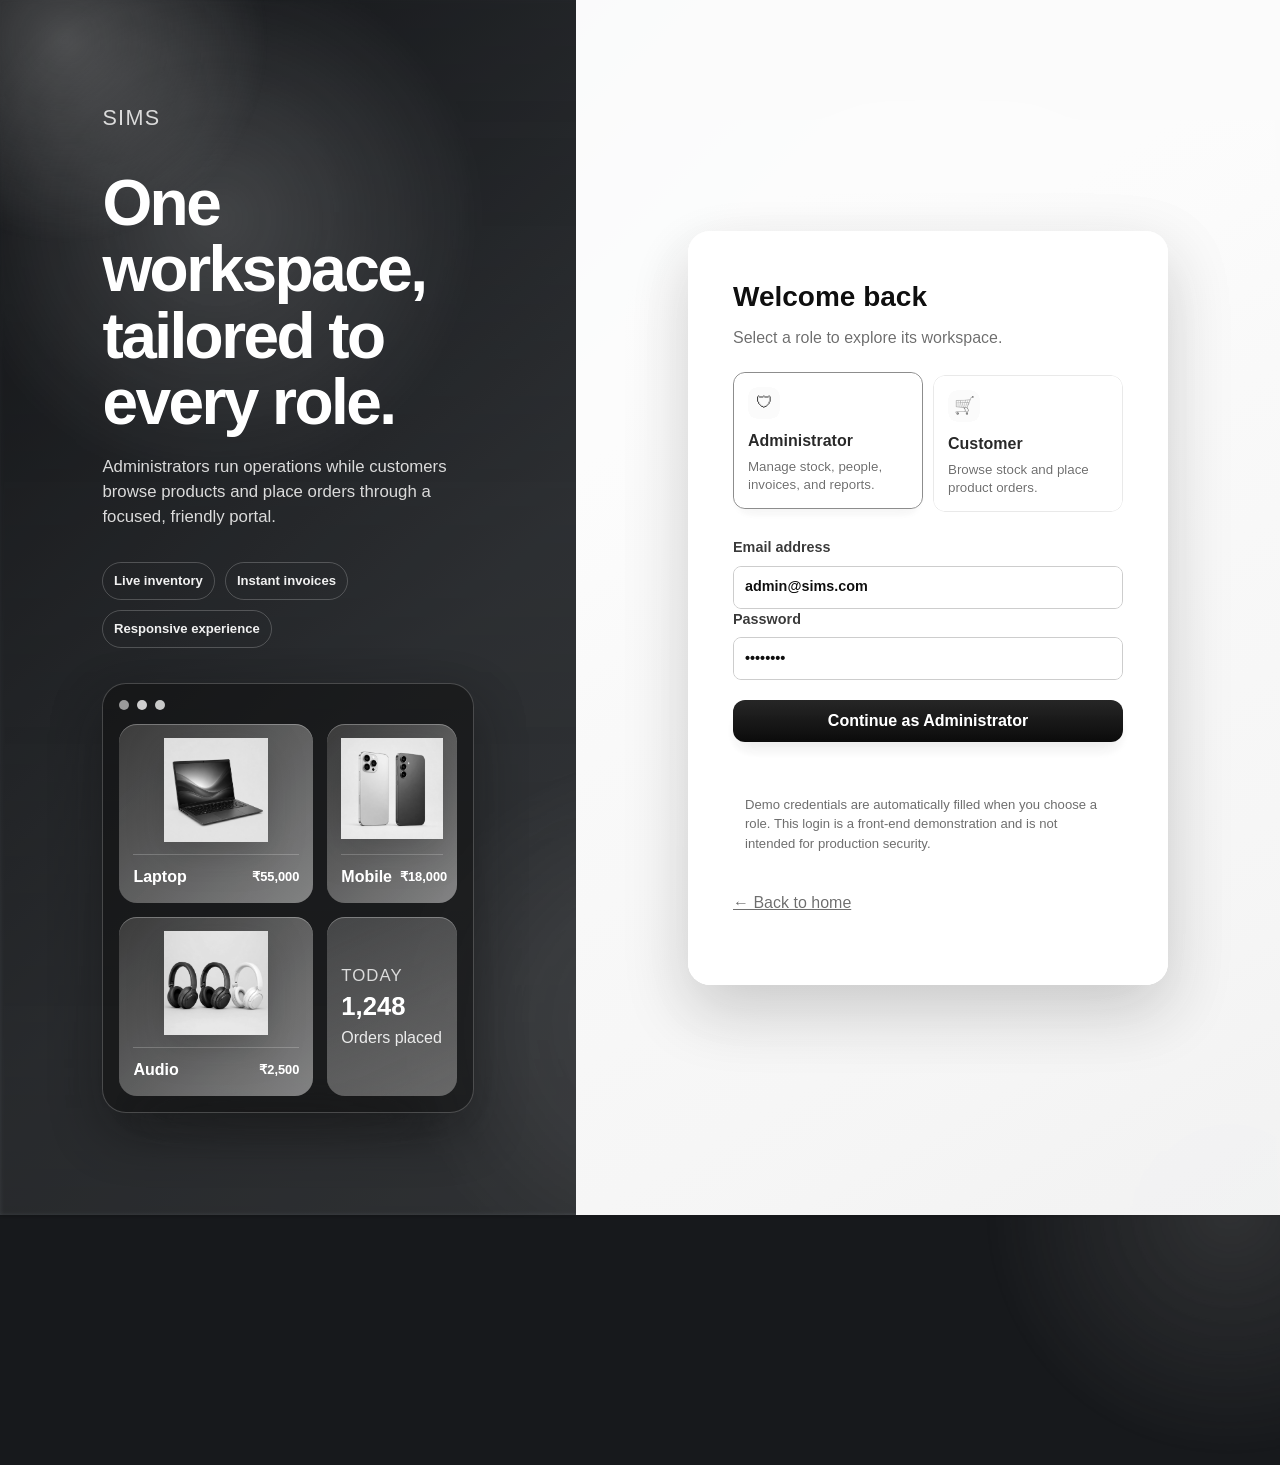
<file: Sale and managment/sales-billing.html>
<!doctype html>
<html lang="en">
<head>
  <meta charset="UTF-8">
  <meta name="viewport" content="width=device-width, initial-scale=1.0">
  <title>Sales &amp; Billing | SIMS</title>
  <link rel="stylesheet" href="style.css?v=20260809-apple-luxury">
  <script src="roles.js" defer></script>
  <script src="auth.js" defer></script>
  <script src="app.js" defer></script>
  <script src="app-refresh.js" defer></script>
</head>
<body data-page="sales" data-access="admin">
  <header class="navbar"><h1 class="logo">Sales &amp; Billing</h1><nav aria-label="Primary navigation"><a href="index.html">Home</a><a href="admin-dashboard.html">Dashboard</a><a href="product-management.html">Products</a><a href="stock-control.html">Stock</a><a href="reports.html">Reports</a></nav></header>
  <main>
    <section class="section reveal" style="--reveal-delay: 60ms;"><div class="section-head reveal" style="--reveal-delay: 100ms;"><div><h2>Create invoice</h2><p class="section-intro">Only products with available stock can be added to an invoice.</p></div></div>
      <div class="card form-card reveal" style="--reveal-delay: 140ms;"><form id="sale-form"><div class="form-grid">
        <label class="form-field full"><span>Product</span><select id="sale-product" required></select></label>
        <label class="form-field"><span>Quantity</span><input id="sale-quantity" type="number" min="1" step="1" required></label>
        <label class="form-field"><span>Unit price</span><input id="sale-price" type="number" readonly aria-label="Unit price"></label>
        <div class="invoice-total full"><span>Invoice total</span><strong id="sale-total">&#8377;0</strong></div>
      </div><div class="form-actions"><button class="btn-primary" type="submit">Generate invoice</button></div></form><div id="invoice-result" class="invoice-result" hidden></div></div>
    </section>
    <section class="section reveal" style="--reveal-delay: 180ms;"><div class="section-head reveal" style="--reveal-delay: 220ms;"><div><h2>Recent sales</h2><p class="section-intro">Invoices created in this browser.</p></div></div><div class="table-wrap reveal" style="--reveal-delay: 260ms;"><table class="table"><thead><tr><th>Invoice ID</th><th>Product</th><th>Quantity</th><th>Total</th><th>Created</th></tr></thead><tbody id="recent-sales-body"></tbody></table></div></section>
  </main>
  <footer><p>&copy; 2026 Sales &amp; Inventory Management System</p></footer>
</body>
</html>
</file>
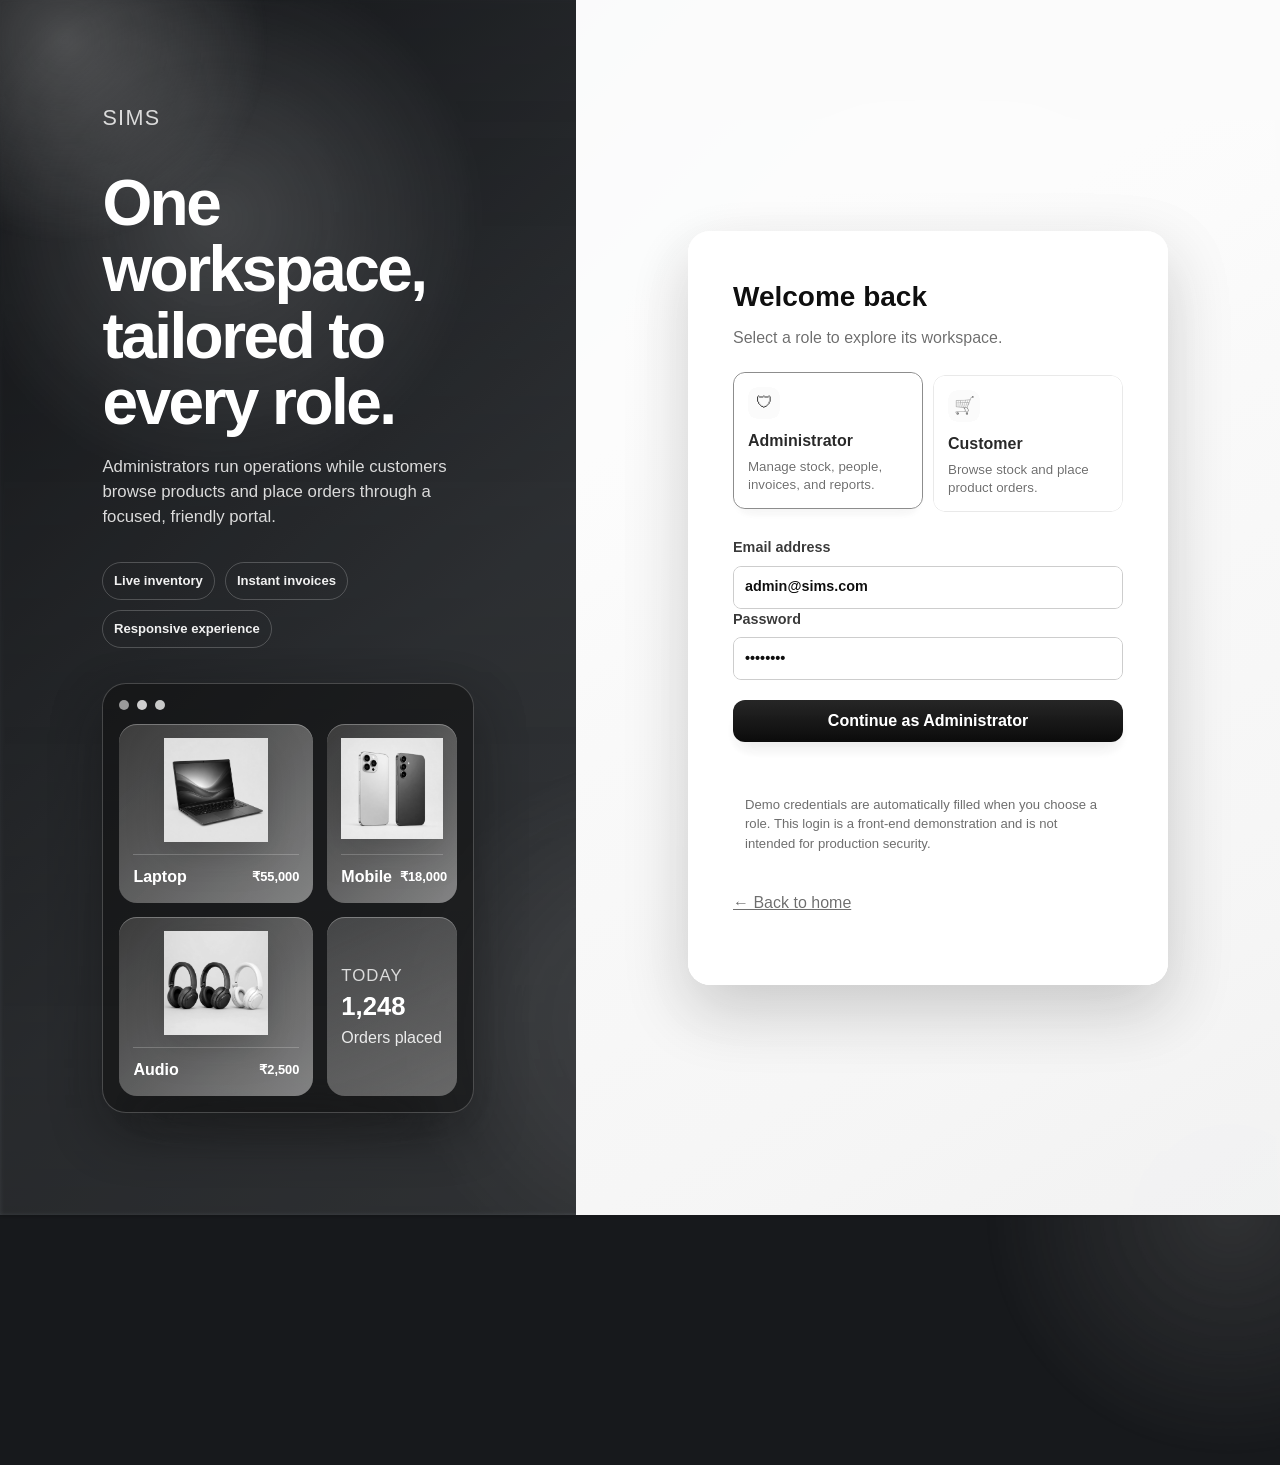
<file: Sale and managment/stock-control.html>
<!doctype html>
<html lang="en">
<head>
  <meta charset="UTF-8">
  <meta name="viewport" content="width=device-width, initial-scale=1.0">
  <title>Stock Control | SIMS</title>
  <link rel="stylesheet" href="style.css?v=20260809-apple-luxury">
  <script src="roles.js" defer></script>
  <script src="auth.js" defer></script>
  <script src="app.js" defer></script>
  <script src="app-refresh.js" defer></script>
</head>
<body data-page="stock" data-access="admin">
  <header class="navbar"><h1 class="logo">Stock Control</h1><nav aria-label="Primary navigation"><a href="index.html">Home</a><a href="admin-dashboard.html">Dashboard</a><a href="product-management.html">Products</a><a href="sales-billing.html">Sales</a><a href="reports.html">Reports</a></nav></header>
  <main>
    <section class="section reveal" style="--reveal-delay: 60ms;"><div class="section-head reveal" style="--reveal-delay: 100ms;"><div><h2>Inventory overview</h2><p class="section-intro">Adjust stock levels for deliveries, returns, corrections, and stock takes.</p></div><a class="btn" href="product-management.html">Manage products</a></div><div class="cards reveal" style="--reveal-delay: 140ms;">
      <article class="card metric-card reveal" style="--reveal-delay: 180ms;"><h3>Units on hand</h3><p id="stock-units" class="big-number">0</p></article>
      <article class="card metric-card reveal" style="--reveal-delay: 220ms;"><h3>Low-stock products</h3><p id="stock-low" class="big-number">0</p></article>
      <article class="card metric-card reveal" style="--reveal-delay: 260ms;"><h3>Out-of-stock products</h3><p id="stock-out" class="big-number">0</p></article>
    </div></section>
    <section class="section reveal" style="--reveal-delay: 200ms;"><div class="table-wrap reveal" style="--reveal-delay: 240ms;"><table class="table"><thead><tr><th>Product</th><th>Category</th><th>Stock</th><th>Status</th><th>Action</th></tr></thead><tbody id="stock-body"></tbody></table></div></section>
  </main>
  <div id="stock-modal" class="modal" role="dialog" aria-modal="true" aria-labelledby="stock-modal-title" hidden><div class="modal-box"><h3 id="stock-modal-title">Adjust stock</h3><p id="stock-product-name" class="muted"></p><form id="stock-form"><input id="stock-product-id" type="hidden"><div class="form-grid">
    <label class="form-field"><span>Adjustment</span><input id="stock-adjustment" type="number" step="1" required placeholder="Example: 10 or -2"></label>
    <label class="form-field"><span>Reason (optional)</span><input id="stock-reason" maxlength="100" placeholder="Delivery, return, stock countâ€¦"></label>
  </div><p class="note">Use a positive number to add stock and a negative number to remove it. Stock cannot go below zero.</p><div class="form-actions"><button class="btn-secondary" data-close-modal type="button">Cancel</button><button class="btn-primary" type="submit">Update stock</button></div></form></div></div>
  <footer><p>&copy; 2026 Sales &amp; Inventory Management System</p></footer>
</body>
</html>
</file>
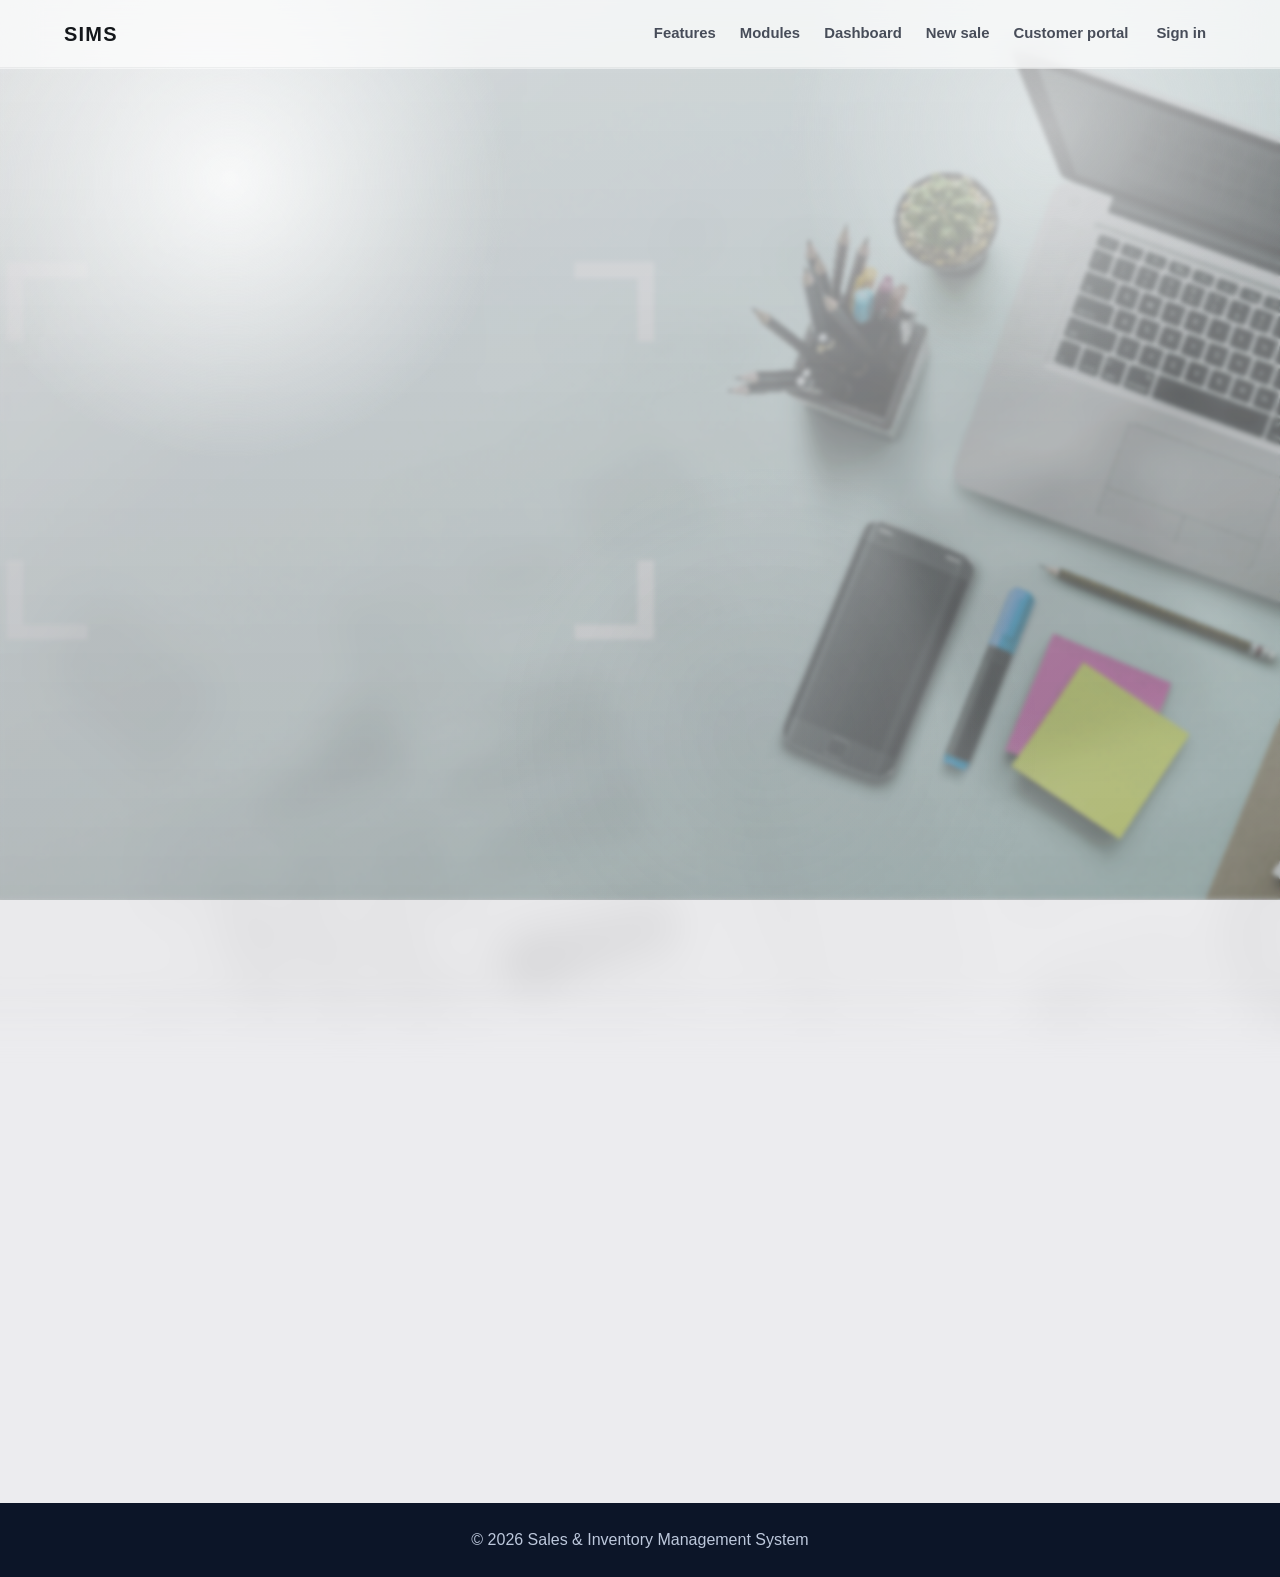
<file: Sale and managment/the Sales and Inventory Management.html>
<!doctype html>
<html lang="en">
<head>
  <meta charset="UTF-8">
  <meta name="viewport" content="width=device-width, initial-scale=1.0">
  <meta http-equiv="refresh" content="0; url=index.html">
  <title>SIMS</title>
  <link rel="stylesheet" href="style.css?v=20260809-apple-luxury">
</head>
<body>
  <main class="section"><div class="card"><h1>Opening SIMS…</h1><p>If you are not redirected, <a href="index.html">open the home page</a>.</p></div></main>
</body>
</html>
</file>
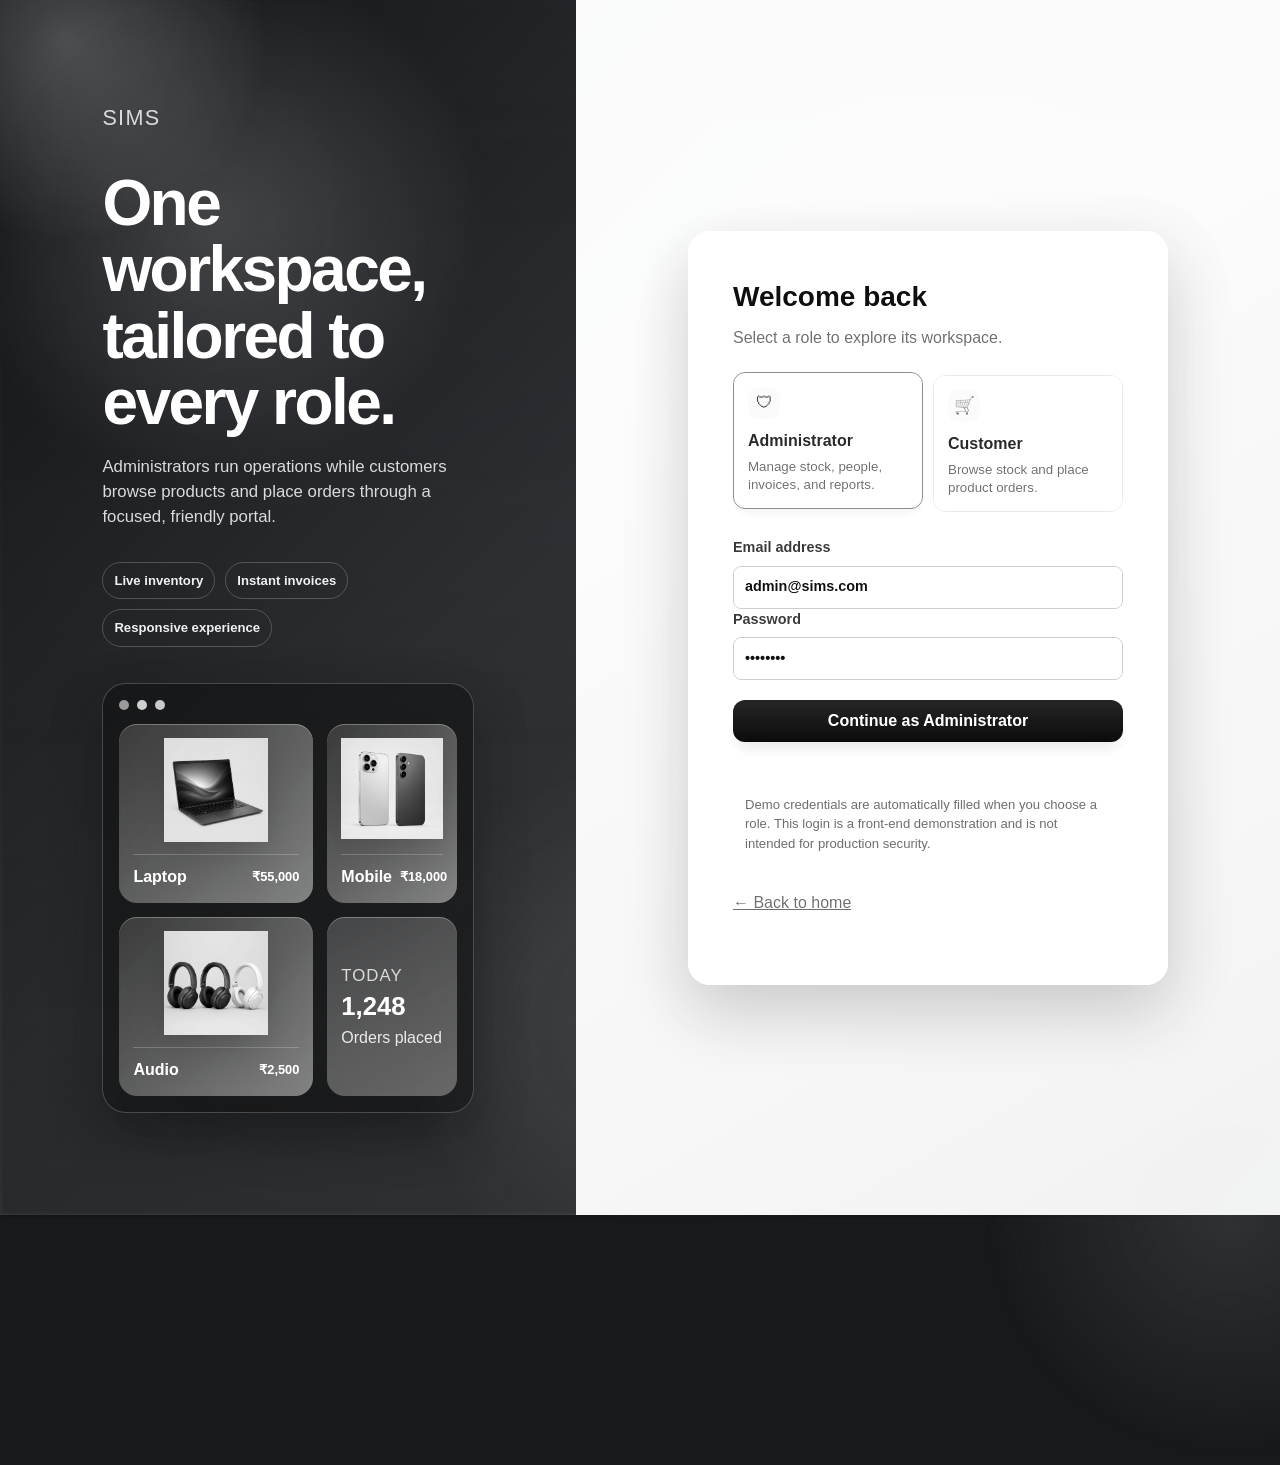
<file: Sale and managment/user-activity-report.html>
<!doctype html>
<html lang="en">
<head>
  <meta charset="UTF-8">
  <meta name="viewport" content="width=device-width, initial-scale=1.0">
  <title>User Activity Report | SIMS</title>
  <link rel="stylesheet" href="style.css?v=20260809-apple-luxury">
  <script src="roles.js" defer></script>
  <script src="auth.js" defer></script>
  <script src="app.js" defer></script>
</head>
<body data-page="activityReport" data-access="admin">
  <header class="navbar"><h1 class="logo">User Activity Report</h1><nav aria-label="Primary navigation"><a href="index.html">Home</a><a href="admin-dashboard.html">Dashboard</a><a href="user-management.html">Users</a><a href="reports.html">All reports</a></nav></header>
  <main>
    <section class="section"><div class="section-head"><div><h2>Activity summary</h2><p class="section-intro">An audit trail of product, stock, sales, and user actions.</p></div></div><div class="cards">
      <article class="card metric-card"><h3>Total users</h3><p id="activity-users" class="big-number">0</p></article>
      <article class="card metric-card"><h3>Active users</h3><p id="activity-active" class="big-number">0</p></article>
      <article class="card metric-card"><h3>Recorded events</h3><p id="activity-events" class="big-number">0</p></article>
    </div></section>
    <section class="section"><div class="section-head"><div><h2>Activity log</h2></div></div><div class="table-wrap"><table class="table"><thead><tr><th>Action</th><th>Type</th><th>Date</th><th>Time</th></tr></thead><tbody id="activity-report-body"></tbody></table></div></section>
  </main><footer><p>&copy; 2026 Sales &amp; Inventory Management System</p></footer>
</body>
</html>
</file>
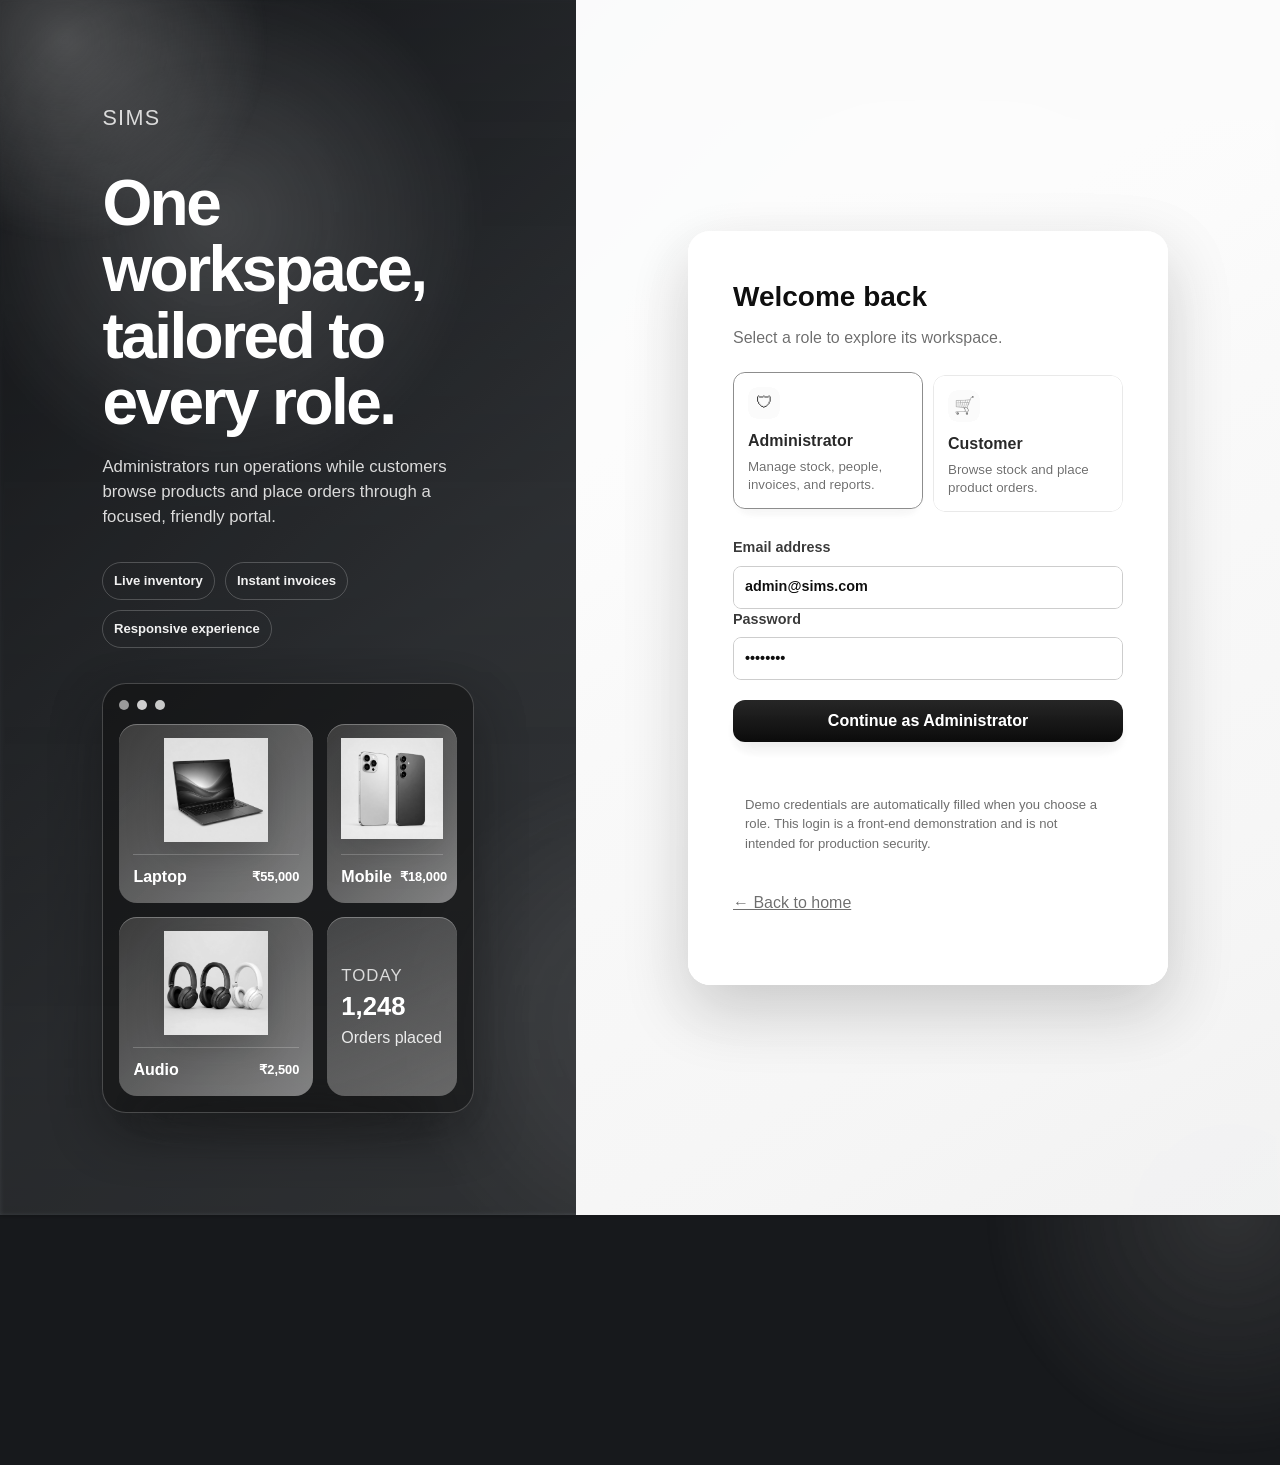
<file: Sale and managment/user-management.html>
<!doctype html>
<html lang="en">
<head>
  <meta charset="UTF-8">
  <meta name="viewport" content="width=device-width, initial-scale=1.0">
  <title>User Management | SIMS</title>
  <link rel="stylesheet" href="style.css?v=20260809-apple-luxury">
  <script src="roles.js" defer></script>
  <script src="auth.js" defer></script>
  <script src="app.js" defer></script>
  <script src="app-refresh.js" defer></script>
</head>
<body data-page="users" data-access="admin">
  <header class="navbar"><h1 class="logo">User Management</h1><nav aria-label="Primary navigation"><a href="index.html">Home</a><a href="admin-dashboard.html">Dashboard</a><a href="product-management.html">Products</a><a href="sales-billing.html">Sales</a><a href="reports.html">Reports</a></nav></header>
  <main>
    <section class="section"><div class="section-head"><div><h2>Users</h2><p class="section-intro">Maintain the users who can access the system.</p></div><button id="add-user" class="btn-primary" type="button">Add user</button></div><div class="cards">
      <article class="card metric-card"><h3>Total users</h3><p id="user-total" class="big-number">0</p></article>
      <article class="card metric-card"><h3>Active users</h3><p id="user-active" class="big-number">0</p></article>
      <article class="card metric-card"><h3>Inactive users</h3><p id="user-inactive" class="big-number">0</p></article>
    </div></section>
    <section class="section"><div class="table-wrap"><table class="table"><thead><tr><th>Name</th><th>Email</th><th>Role</th><th>Status</th><th>Actions</th></tr></thead><tbody id="users-body"></tbody></table></div></section>
  </main>
  <div id="user-modal" class="modal" role="dialog" aria-modal="true" aria-labelledby="user-modal-title" hidden><div class="modal-box"><h3 id="user-modal-title">Add user</h3><form id="user-form"><input id="user-id" name="id" type="hidden"><div class="form-grid">
    <label class="form-field"><span>Name</span><input id="user-name" name="name" required maxlength="80" autocomplete="name"></label>
    <label class="form-field"><span>Email</span><input id="user-email" name="email" type="email" required maxlength="120" autocomplete="email"></label>
    <label class="form-field"><span>Role</span><select id="user-role" name="role" required><option value="">Select a role</option><option>Administrator</option><option>Employee</option><option>Customer</option></select></label>
    <label class="check-field"><input id="user-active-input" name="active" type="checkbox" checked> Active user</label>
  </div><div class="form-actions"><button class="btn-secondary" data-close-modal type="button">Cancel</button><button class="btn-primary" type="submit">Save user</button></div></form></div></div>
  <footer><p>&copy; 2026 Sales &amp; Inventory Management System</p></footer>
</body>
</html>
</file>
<file: Sale and managment/style.css>
:root {
  --ink: #111827;
  --muted: #5f6773;
  --canvas: #f5f5f7;
  --surface: rgba(255, 255, 255, 0.72);
  --surface-strong: rgba(255, 255, 255, 0.9);
  --brand: #1d1d1f;
  --brand-dark: #0d0d0f;
  --brand-soft: #edf3f8;
  --border: rgba(146, 155, 164, 0.28);
  --success: #2d6a4f;
  --danger: #b9303d;
  --warning: #9e6d16;
  --shadow: 0 18px 42px rgba(21, 24, 28, 0.08);
}

* { box-sizing: border-box; }
html { scroll-behavior: smooth; scroll-padding-top: 90px; }
body {
  position: relative;
  margin: 0;
  color: var(--ink);
  font-family: Inter, "Segoe UI", Arial, sans-serif;
  line-height: 1.5;
  background: var(--canvas);
}
body:not(.login-page) {
  background-color: #ececef;
  background-image:
    linear-gradient(135deg, rgba(248, 248, 250, 0.88), rgba(219, 223, 228, 0.72) 30%, rgba(176, 181, 188, 0.18)),
    url('assets/workspace-hero.gif'),
    url('assets/dashboard-analytics.jpg');
  background-position: center, 50% 50%, 55% 52%;
  background-size: cover, cover, cover;
  background-attachment: fixed, fixed, fixed;
  background-repeat: no-repeat, no-repeat, no-repeat;
  animation: dashboardBgShift 20s ease-in-out infinite alternate;
}
body:not(.login-page)::before {
  content: '';
  position: fixed;
  inset: 0;
  z-index: -1;
  pointer-events: none;
  background:
    radial-gradient(circle at 18% 20%, rgba(255, 255, 255, 0.84), transparent 22%),
    radial-gradient(circle at 82% 14%, rgba(255, 255, 255, 0.42), transparent 20%),
    radial-gradient(circle at 60% 82%, rgba(82, 89, 97, 0.08), transparent 26%),
    linear-gradient(180deg, rgba(17, 17, 18, 0.06), rgba(17, 17, 18, 0.18));
  backdrop-filter: blur(2px);
}
body:not(.login-page)::after {
  content: '';
  position: fixed;
  inset: -8%;
  z-index: -2;
  pointer-events: none;
  opacity: .26;
  background: url('assets/dashboard-analytics.jpg') center/cover no-repeat;
  filter: grayscale(1) brightness(0.9) contrast(1.08) blur(18px);
  transform: scale(1.12);
  animation: dashboardGlowShift 18s ease-in-out infinite alternate;
}

@keyframes dashboardBgShift {
  0% { background-position: center, 46% 52%, 58% 48%; }
  100% { background-position: center, 54% 48%, 46% 52%; }
}

@keyframes dashboardGlowShift {
  0% { transform: scale(1.12) translate3d(-2%, -1%, 0); }
  100% { transform: scale(1.18) translate3d(2%, 2%, 0); }
}

.reveal { opacity: 0; transform: translateY(28px) scale(.985); transition: opacity .7s cubic-bezier(.2,.8,.2,1), transform .7s cubic-bezier(.2,.8,.2,1); transition-delay: var(--reveal-delay, 0ms); }
.reveal.is-visible { opacity: 1; transform: translateY(0) scale(1); }
@media (prefers-reduced-motion: reduce) {
  body:not(.login-page) { animation: none; }
  body:not(.login-page)::after { animation: none; }
  .reveal { opacity: 1; transform: none; transition: none; }
}
button, input, select { font: inherit; }
button { cursor: pointer; }
a { color: inherit; }

.navbar {
  min-height: 68px;
  padding: 12px clamp(20px, 5vw, 64px);
  display: flex;
  align-items: center;
  justify-content: space-between;
  gap: 20px;
  background: rgba(255,255,255,0.7);
  backdrop-filter: blur(18px);
  -webkit-backdrop-filter: blur(18px);
  color: #14171b;
  border-bottom: 1px solid rgba(80, 86, 94, 0.08);
  box-shadow: 0 1px 0 rgba(255,255,255,0.5);
}.logo { margin: 0; font-size: 1.25rem; letter-spacing: .06em; }
.navbar nav { display: flex; align-items: center; gap: 4px; flex-wrap: wrap; }
.navbar nav a { padding: 8px 10px; text-decoration: none; border-radius: 10px; color: rgba(17,24,39,.76); font-weight: 600; font-size: .93rem; transition: background .18s ease, color .18s ease; }
.navbar nav a:hover, .navbar nav a:focus-visible { color: #111827; background: rgba(17,24,39,.05); outline: 0; }

.hero {
  min-height: min(680px, calc(100vh - 68px));
  padding: 72px 24px;
  display: grid;
  place-items: center;
  text-align: center;
  color: #fff;
  background: radial-gradient(circle at 12% 25%, rgba(255,255,255,0.38), transparent 28%), linear-gradient(135deg, #1d2227, #3a4048 38%, #838a92);
}
.hero-content { max-width: 760px; }
.eyebrow { margin: 0 0 14px; color: rgba(255,255,255,0.7); font-weight: 800; letter-spacing: .12em; text-transform: uppercase; font-size: .78rem; }
.hero h2 { max-width: 720px; margin: 0 auto 18px; font-size: clamp(2.35rem, 6vw, 4.8rem); line-height: 1.07; }
.hero p { max-width: 620px; margin: 0 auto; font-size: clamp(1.05rem, 2vw, 1.25rem); color: rgba(255,255,255,0.8); }
.hero-actions { display: flex; justify-content: center; gap: 12px; flex-wrap: wrap; margin-top: 30px; }

.section { width: min(1180px, calc(100% - 40px)); margin: 0 auto; padding: 54px 0; }
.section-head { display: flex; align-items: flex-end; justify-content: space-between; gap: 18px; margin-bottom: 22px; }
.section h2 { margin: 0; font-size: clamp(1.55rem, 3vw, 2.15rem); line-height: 1.2; }
.section-intro, .muted { margin: 8px 0 0; color: var(--muted); }
.dark-band { background: rgba(17, 19, 22, 0.72); color: #fff; border-top: 1px solid rgba(255,255,255,0.06); border-bottom: 1px solid rgba(255,255,255,0.06); }
.dark-band .section { padding-top: 48px; padding-bottom: 48px; }
.dark-band .section-intro { color: rgba(255,255,255,0.7); }

.cards { display: grid; grid-template-columns: repeat(auto-fit, minmax(210px, 1fr)); gap: 18px; }
.card {
  background: var(--surface);
  padding: 24px;
  border: 1px solid var(--border);
  border-radius: 22px;
  box-shadow: var(--shadow);
  backdrop-filter: blur(14px);
  -webkit-backdrop-filter: blur(14px);
}
.metric-card { min-height: 148px; display: flex; flex-direction: column; justify-content: space-between; }
.metric-card h3 { margin: 0; font-size: .94rem; color: var(--muted); }
.big-number { margin: 8px 0 0; font-size: clamp(1.65rem, 4vw, 2.35rem); color: var(--brand); font-weight: 800; overflow-wrap: anywhere; }
.card h3 { margin-top: 0; }
.feature-icon { display: inline-grid; width: 42px; height: 42px; place-items: center; border-radius: 12px; background: rgba(17,17,18,0.05); font-size: 1.3rem; }

.btn, .btn-primary, .btn-secondary, .edit, .delete { display: inline-flex; align-items: center; justify-content: center; min-height: 40px; padding: 9px 15px; border: 0; border-radius: 12px; text-decoration: none; font-weight: 750; transition: transform .16s ease, background .16s ease, box-shadow .16s ease; }
.btn:hover, .btn-primary:hover, .btn-secondary:hover, .edit:hover, .delete:hover { transform: translateY(-1px); }
.btn:focus-visible, .btn-primary:focus-visible, .btn-secondary:focus-visible, .edit:focus-visible, .delete:focus-visible, input:focus-visible, select:focus-visible { outline: 3px solid rgba(28, 31, 35, .18); outline-offset: 2px; }
.btn, .btn-primary { color: #fff; background: linear-gradient(180deg, #2b2d31, #121417); box-shadow: 0 10px 20px rgba(17,20,23,.12); }
.btn:hover, .btn-primary:hover { background: linear-gradient(180deg, #1d2025, #0f1114); }
.btn-light { color: var(--brand); background: rgba(255,255,255,0.8); }
.btn-light:hover { background: rgba(255,255,255,0.96); }
.btn-secondary { color: var(--ink); background: rgba(17,17,18,0.05); }
.btn-secondary:hover { background: rgba(17,17,18,0.09); }
.btn-danger { color: #fff; background: var(--danger); }
.btn-danger:hover { background: #8f1b2b; }
.edit { color: #4c3100; background: #f3df9d; }
.delete { color: #fff; background: var(--danger); }

.table-wrap { overflow-x: auto; border: 1px solid var(--border); border-radius: 12px; background: #fff; box-shadow: var(--shadow); }
.table { width: 100%; border-collapse: collapse; min-width: 650px; background: #fff; }
.table th, .table td { padding: 14px 16px; text-align: left; border-bottom: 1px solid #edf0f5; vertical-align: middle; }
.table th { background: rgba(17, 19, 22, 0.9); color: #fff; text-transform: uppercase; font-size: .74rem; letter-spacing: .06em; }
.table tr:last-child td { border-bottom: 0; }
.table tbody tr:hover { background: #f7faff; }
.action-cell { display: flex; gap: 7px; white-space: nowrap; }
.empty-state { padding: 34px !important; text-align: center !important; color: var(--muted); }

.status { display: inline-flex; white-space: nowrap; padding: 4px 10px; border-radius: 100px; font-size: .78rem; font-weight: 750; }
.status.ok { color: var(--success); background: #e8f6ed; }
.status.low { color: var(--warning); background: #fff3d3; }
.status.out { color: var(--danger); background: #fde9ec; }

.form-card { width: min(640px, 100%); margin: 0 auto; }
.form-grid { display: grid; grid-template-columns: repeat(2, minmax(0, 1fr)); gap: 16px; }
.form-field { display: grid; gap: 7px; color: #344054; font-size: .9rem; font-weight: 700; }
.form-field.full { grid-column: 1 / -1; }
input, select { width: 100%; min-height: 43px; padding: 9px 11px; color: var(--ink); background: #fff; border: 1px solid #bdc8d8; border-radius: 8px; }
input[readonly] { background: #f3f6fa; color: var(--muted); }
.form-actions { display: flex; justify-content: flex-end; gap: 10px; margin-top: 20px; }
.invoice-total { display: flex; align-items: baseline; justify-content: space-between; padding: 16px; border-radius: 10px; background: #edf5ff; color: #123664; }
.invoice-total strong { font-size: 1.4rem; color: var(--brand-dark); }
.invoice-result { display: grid; gap: 4px; padding: 16px; margin-top: 18px; border-left: 4px solid var(--success); background: #ecf8f0; border-radius: 8px; }
.invoice-result small { color: var(--muted); }

.modal[hidden] { display: none; }
.modal { position: fixed; z-index: 20; inset: 0; padding: 22px; display: grid; place-items: center; background: rgba(11, 22, 44, .62); }
.modal-box { width: min(600px, 100%); max-height: calc(100vh - 44px); overflow: auto; padding: 25px; background: #fff; border-radius: 14px; box-shadow: 0 22px 60px rgba(0,0,0,.3); animation: modal-in .18s ease-out; }
.modal-box h3 { margin: 0 0 20px; }
.modal-open { overflow: hidden; }
@keyframes modal-in { from { opacity: 0; transform: scale(.97) translateY(8px); } to { opacity: 1; transform: scale(1) translateY(0); } }

.check-field { display: flex; align-items: center; gap: 9px; font-weight: 700; color: #344054; }
.check-field input { width: 18px; min-height: auto; height: 18px; }

.bar-chart { display: grid; gap: 15px; }
.bar-row { display: grid; grid-template-columns: minmax(72px, 115px) 1fr minmax(58px, max-content); align-items: center; gap: 12px; font-size: .88rem; }
.bar-row > span { overflow: hidden; text-overflow: ellipsis; white-space: nowrap; }
.bar-row strong { text-align: right; font-size: .82rem; }
.bar-track { height: 11px; overflow: hidden; border-radius: 100px; background: #e7edf6; }
.bar { display: block; height: 100%; min-width: 0; border-radius: inherit; background: linear-gradient(90deg, #1d79ec, #4ebcff); }
.bar.warning { background: #edaa16; }
.bar.danger { background: #df3e55; }
.empty-copy { margin: 0; color: var(--muted); }
.activity-list, .module-list { padding: 0; margin: 0; list-style: none; }
.activity-list { display: grid; gap: 0; border: 1px solid rgba(203,216,241,.23); border-radius: 12px; overflow: hidden; }
.activity-list li { display: flex; justify-content: space-between; gap: 20px; padding: 15px 18px; border-bottom: 1px solid rgba(203,216,241,.22); }
.activity-list li:last-child { border-bottom: 0; }
.activity-list small { color: #c3d1e8; white-space: nowrap; }
.module-list { display: grid; grid-template-columns: repeat(auto-fit, minmax(220px, 1fr)); gap: 12px; }
.module-link { display: block; padding: 17px; color: #f4f6f8; text-decoration: none; border: 1px solid rgba(255,255,255,.08); border-radius: 12px; font-weight: 700; background: rgba(255,255,255,.02); }
.module-link:hover { background: rgba(255,255,255,.06); }

.page-actions { display: flex; gap: 10px; flex-wrap: wrap; }
.note { padding: 15px 17px; border-radius: 10px; color: #6b4500; background: #fff4d9; }
footer { padding: 25px 20px; background: #0c1528; color: #bdc8dc; text-align: center; }
footer p { margin: 0; }
#toast-region { position: fixed; z-index: 40; top: 18px; right: 18px; display: grid; gap: 8px; max-width: min(380px, calc(100vw - 36px)); }
.toast { padding: 13px 16px; color: #fff; background: #1a784e; border-radius: 9px; box-shadow: 0 8px 24px rgba(18,35,63,.23); animation: toast-in .2s ease-out; }
.toast.error { background: #b22038; }
@keyframes toast-in { from { opacity: 0; transform: translateY(-8px); } to { opacity: 1; transform: translateY(0); } }

@media (max-width: 700px) {
  .navbar { align-items: flex-start; flex-direction: column; }
  .navbar nav { gap: 0; }
  .section { width: min(100% - 30px, 1180px); padding: 38px 0; }
  .section-head { align-items: flex-start; flex-direction: column; }
  .form-grid { grid-template-columns: 1fr; }
  .form-field.full { grid-column: auto; }
  .form-actions { justify-content: stretch; flex-direction: column-reverse; }
  .form-actions button { width: 100%; }
  .activity-list li { align-items: flex-start; flex-direction: column; gap: 4px; }
}
</file>
<file: Sale and managment/auth.css>
:root { --auth-navy: #101b31; --auth-blue: #1667d9; --auth-sky: #50c5ff; }

.auth-nav { display: flex; align-items: center; gap: 8px; margin-left: 4px; }
.session-chip { display: inline-flex; align-items: center; gap: 7px; padding: 7px 10px; border: 1px solid rgba(214,230,255,.32); border-radius: 100px; color: #fff; font-size: .79rem; font-weight: 750; white-space: nowrap; }
.session-chip::before { content: ''; width: 7px; height: 7px; border-radius: 50%; background: #6ddea0; box-shadow: 0 0 0 3px rgba(109,222,160,.16); }
.nav-signout { border: 0; padding: 8px 10px; border-radius: 7px; background: rgba(255,255,255,.12); color: #fff; font-weight: 700; }
.nav-signout:hover { background: rgba(255,255,255,.22); }
.nav-signin { padding: 8px 10px; border-radius: 7px; color: #fff !important; background: var(--auth-blue); }

.login-page {
  min-height: 100vh;
  overflow-x: hidden;
  background-color: #17191c;
  background-image:
    linear-gradient(135deg, rgba(17, 19, 22, 0.88), rgba(75, 79, 84, 0.66) 44%, rgba(155, 160, 165, 0.46)),
    url('https://images.unsplash.com/photo-1516321318423-f06f85e504b3?auto=format&fit=crop&w=1800&q=80');
  background-position: center;
  background-size: cover;
  background-repeat: no-repeat;
  filter: grayscale(1) contrast(1.08);
}
.login-page::before {
  content: '';
  position: fixed;
  inset: 0;
  pointer-events: none;
  opacity: .9;
  background:
    radial-gradient(circle at 17% 18%, rgba(255, 255, 255, 0.18), transparent 18%),
    radial-gradient(circle at 74% 32%, rgba(220, 220, 220, 0.12), transparent 24%),
    radial-gradient(circle at 52% 84%, rgba(190, 190, 190, 0.14), transparent 22%),
    linear-gradient(180deg, rgba(17, 18, 20, 0.16), rgba(17, 18, 20, 0.42));
  filter: blur(2px);
}
.login-layout { position: relative; min-height: 100vh; display: grid; grid-template-columns: minmax(280px, .9fr) minmax(360px, 1.1fr); }
.login-layout::before, .login-layout::after { content: ''; position: absolute; z-index: 0; border-radius: 50%; filter: blur(1px); pointer-events: none; }
.login-layout::before { width: 430px; height: 430px; top: -175px; left: -150px; background: radial-gradient(circle, rgba(80,197,255,.34), transparent 67%); animation: float-orb 9s ease-in-out infinite; }
.login-layout::after { width: 510px; height: 510px; right: -205px; bottom: -250px; background: radial-gradient(circle, rgba(47,101,255,.34), transparent 68%); animation: float-orb 11s ease-in-out -2s infinite reverse; }
.login-intro, .login-panel { position: relative; z-index: 1; }
.login-intro { display: flex; flex-direction: column; justify-content: center; padding: clamp(40px, 8vw, 110px); color: #fff; }
.login-intro .logo { font-size: 1.35rem; }
.intro-copy { animation: rise-in .55s ease-out both; }
.login-intro h1 { max-width: 550px; margin: 35px 0 18px; font-size: clamp(2.45rem, 5vw, 4.8rem); line-height: 1.04; letter-spacing: -.04em; }
.login-intro p { max-width: 510px; margin: 0; color: #c6d6f1; font-size: 1.05rem; }
.login-badges { display: flex; flex-wrap: wrap; gap: 10px; margin-top: 32px; animation: rise-in .55s .2s ease-out both; }
.login-badges span { padding: 8px 11px; border: 1px solid rgba(205,225,255,.24); border-radius: 100px; color: #dceafe; font-weight: 650; font-size: .82rem; }
.customer-showcase { position: relative; max-width: 540px; margin-top: 36px; animation: rise-in .65s .25s ease-out both; }
.customer-showcase::before { content: ''; position: absolute; inset: auto 12% -18px 8%; height: 24px; background: rgba(20,41,93,.38); border-radius: 50%; filter: blur(16px); }
.showcase-window { position: relative; padding: 16px; border-radius: 24px; border: 1px solid rgba(180,215,255,.25); background: rgba(12,21,38,.5); box-shadow: 0 20px 50px rgba(7,17,32,.35); backdrop-filter: blur(10px); }
.showcase-header { display: flex; align-items: center; gap: 8px; margin-bottom: 14px; }
.window-dot { display: block; width: 10px; height: 10px; border-radius: 50%; }
.dot-one { background: #ff7d7d; }
.dot-two { background: #f5c66d; }
.dot-three { background: #6fe09d; }
.showcase-grid { display: grid; grid-template-columns: 1.2fr .8fr; gap: 14px; }
.mini-product { position: relative; overflow: hidden; display: flex; flex-direction: column; justify-content: space-between; min-height: 170px; padding: 14px; border-radius: 18px; background: linear-gradient(135deg, rgba(30,71,150,.9), rgba(86,189,255,.7)); box-shadow: inset 0 1px 0 rgba(255,255,255,.28); }
.mini-product img { width: 100%; max-height: 104px; object-fit: contain; filter: drop-shadow(0 12px 18px rgba(8,14,30,.18)); }
.product-feature { animation: float-card 6s ease-in-out infinite; }
.product-compact:nth-of-type(2) { animation: float-card 6s ease-in-out 1s infinite; }
.product-compact:nth-of-type(3) { animation: float-card 6s ease-in-out 1.3s infinite; }
.product-card { justify-content: center; align-items: flex-start; gap: 6px; background: linear-gradient(155deg, rgba(255,255,255,.18), rgba(83,116,239,.85)); animation: float-card 6s ease-in-out 1.8s infinite; }
.mini-label { margin: 0; color: rgba(255,255,255,.8); font-size: .72rem; letter-spacing: .06em; text-transform: uppercase; }
.product-card strong { display: block; font-size: clamp(1.6rem, 2vw, 2.2rem); line-height: 1; }
.product-card span { color: rgba(236,243,255,.9); }
.mini-meta { display: flex; align-items: center; justify-content: space-between; gap: 8px; margin-top: 12px; padding-top: 10px; border-top: 1px solid rgba(255,255,255,.2); color: #fff; }
.mini-meta strong { display: block; font-size: 1rem; }
.mini-meta span { font-weight: 700; font-size: .8rem; }
.login-panel { display: grid; place-items: center; padding: 34px; background: linear-gradient(150deg, rgba(247,250,255,.98), rgba(227,239,255,.98)); }
.login-card { width: min(480px, 100%); padding: clamp(27px, 5vw, 44px); background: rgba(255,255,255,.89); border: 1px solid rgba(255,255,255,.9); border-radius: 22px; box-shadow: 0 25px 65px rgba(9,28,65,.2); animation: card-in .6s .12s cubic-bezier(.2,.8,.2,1) both; }
.login-card h2 { margin: 0; font-size: 1.75rem; }
.login-card > p { margin: 8px 0 25px; color: #667085; }
.role-switcher { display: grid; grid-template-columns: 1fr 1fr; gap: 10px; margin: 0 0 25px; }
.role-option { position: relative; min-height: 115px; padding: 14px; border: 1px solid #d8e2f0; border-radius: 12px; background: #fff; color: #344054; text-align: left; transition: transform .2s ease, border-color .2s ease, box-shadow .2s ease; }
.role-option:hover, .role-option.selected { border-color: #4396ff; box-shadow: 0 8px 18px rgba(22,103,217,.13); transform: translateY(-3px); }
.role-option strong, .role-option small { display: block; }
.role-option strong { margin-bottom: 5px; color: #1c3155; }
.role-option small { color: #667085; line-height: 1.35; }
.role-icon { display: grid; width: 32px; height: 32px; margin-bottom: 10px; place-items: center; border-radius: 9px; background: #eaf3ff; font-size: 1.05rem; }
.login-error { min-height: 1.4em; margin: 13px 0 0; color: #bd263d; font-size: .87rem; font-weight: 650; }
.demo-note { margin: 19px 0 0; padding: 12px; border-radius: 9px; color: #526071; background: #f2f6fc; font-size: .82rem; }
.customer-hero { padding: 52px 0 34px; background: linear-gradient(135deg, #eaf5ff, #f7fbff); }
.customer-hero .section { padding: 0; }
.customer-hero h2 { max-width: 620px; font-size: clamp(2rem, 4.5vw, 3.25rem); }
.customer-hero p { max-width: 600px; color: #526071; }
.customer-product-grid { display: grid; grid-template-columns: repeat(auto-fill, minmax(235px, 1fr)); gap: 18px; }
.customer-product { position: relative; overflow: hidden; display: flex; min-height: 260px; flex-direction: column; justify-content: space-between; gap: 14px; padding: 18px; border: 1px solid #dae4f2; border-radius: 15px; background: #fff; box-shadow: 0 10px 24px rgba(24,39,75,.07); transition: transform .25s ease, box-shadow .25s ease; animation: rise-in .42s both; }
.customer-product:hover { transform: translateY(-6px); box-shadow: 0 18px 35px rgba(24,39,75,.13); }
.customer-product::after { content: ''; position: absolute; width: 110px; height: 110px; top: -65px; right: -48px; border-radius: 50%; background: #e7f3ff; }
.customer-product h3, .customer-product p, .customer-product strong, .customer-product .status { position: relative; z-index: 1; }
.product-media { position: relative; z-index: 1; display: grid; place-items: center; min-height: 120px; padding: 12px; border-radius: 12px; background: linear-gradient(180deg, #ecf5ff, #f9fbff); border: 1px solid rgba(112,163,239,.25); }
.product-media::before { content: ''; position: absolute; inset: 10px; border-radius: 10px; background: linear-gradient(135deg, rgba(23,104,217,.14), transparent 70%); }
.customer-product img { position: relative; z-index: 1; width: 100%; max-height: 110px; object-fit: contain; filter: drop-shadow(0 18px 22px rgba(10,26,52,.12)); transition: transform .35s ease, filter .35s ease; animation: product-float 5s ease-in-out infinite; }
.customer-product:hover img { transform: scale(1.04) translateY(-3px); filter: drop-shadow(0 18px 24px rgba(10,26,52,.18)); }
.product-copy { position: relative; z-index: 1; display: grid; gap: 10px; }
.customer-product h3 { margin: 0; }
.customer-product p { margin: 0; color: #667085; font-size: .88rem; }
.customer-product strong { display: block; margin: 0; color: #1667d9; font-size: 1.3rem; }
@keyframes rise-in { from { opacity: 0; transform: translateY(14px); } to { opacity: 1; transform: translateY(0); } }
@keyframes card-in { from { opacity: 0; transform: translateY(20px) scale(.97); } to { opacity: 1; transform: translateY(0) scale(1); } }
@keyframes float-orb { 50% { transform: translate(45px, 32px) scale(1.09); } }
@keyframes float-card { 0%, 100% { transform: translateY(0) rotate(0deg); } 50% { transform: translateY(-10px) rotate(-1.4deg); } }
@keyframes product-float { 0%, 100% { transform: translateY(0); } 50% { transform: translateY(-8px); } }
@media (prefers-reduced-motion: reduce) { *, *::before, *::after { animation-duration: .01ms !important; animation-iteration-count: 1 !important; transition-duration: .01ms !important; scroll-behavior: auto !important; } }
@media (max-width: 820px) { .login-layout { grid-template-columns: 1fr; } .login-intro { min-height: 330px; padding: 45px 30px; } .login-intro h1 { margin-top: 25px; } .customer-showcase { max-width: 100%; } .showcase-grid { grid-template-columns: repeat(2, minmax(0, 1fr)); } .login-panel { padding: 30px 18px; } }
</file>
